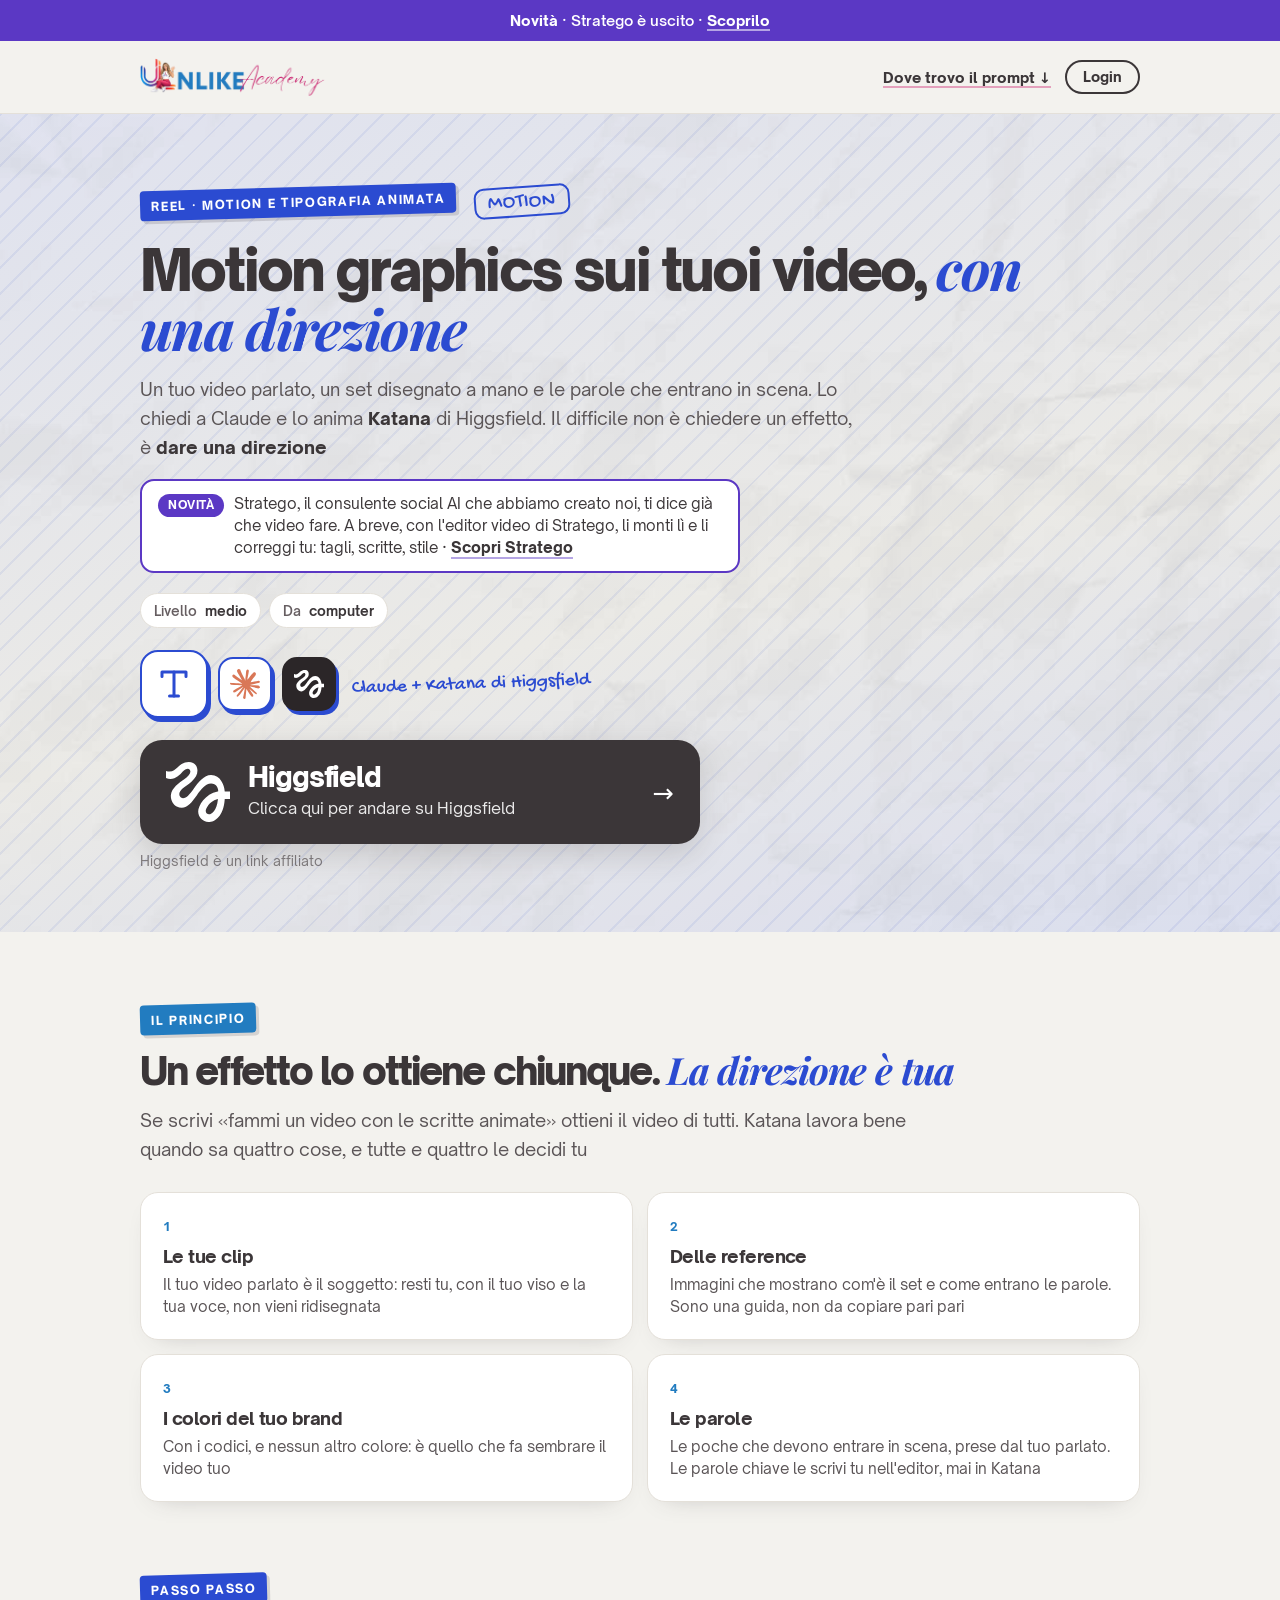
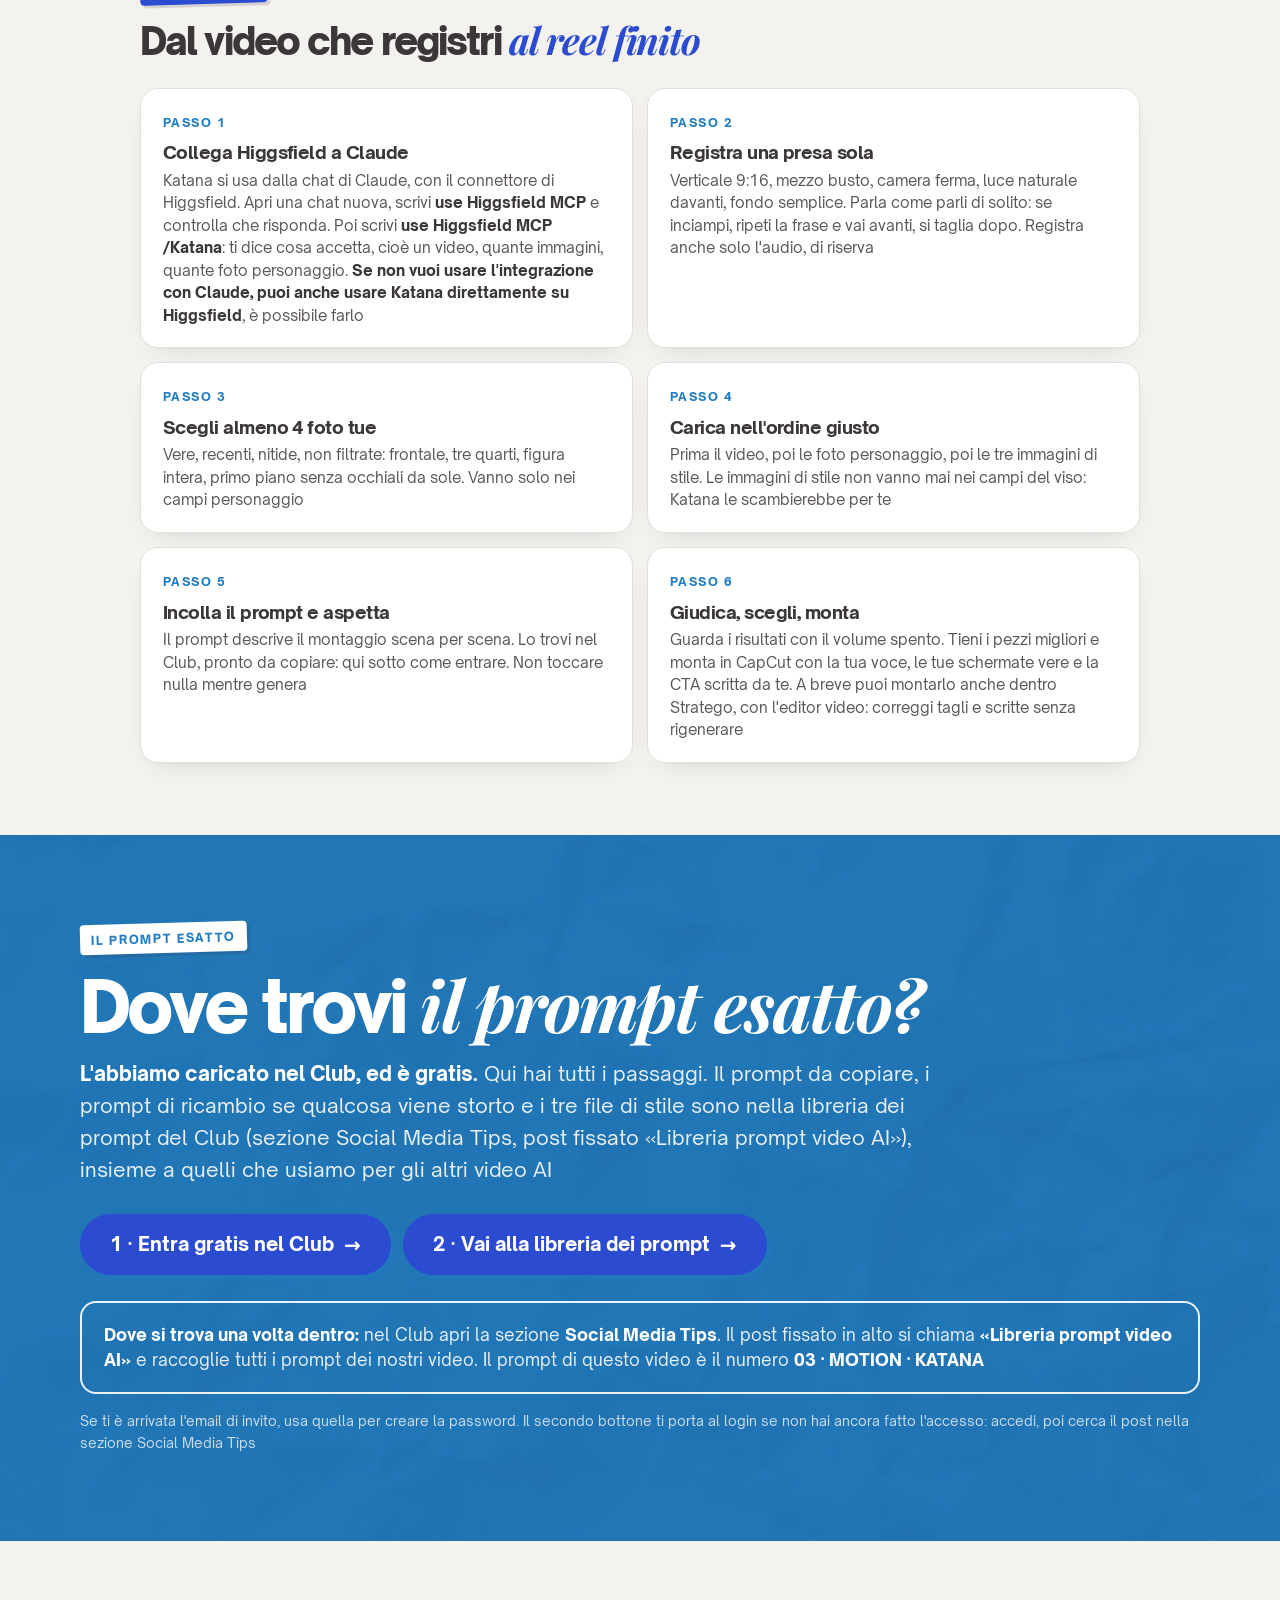
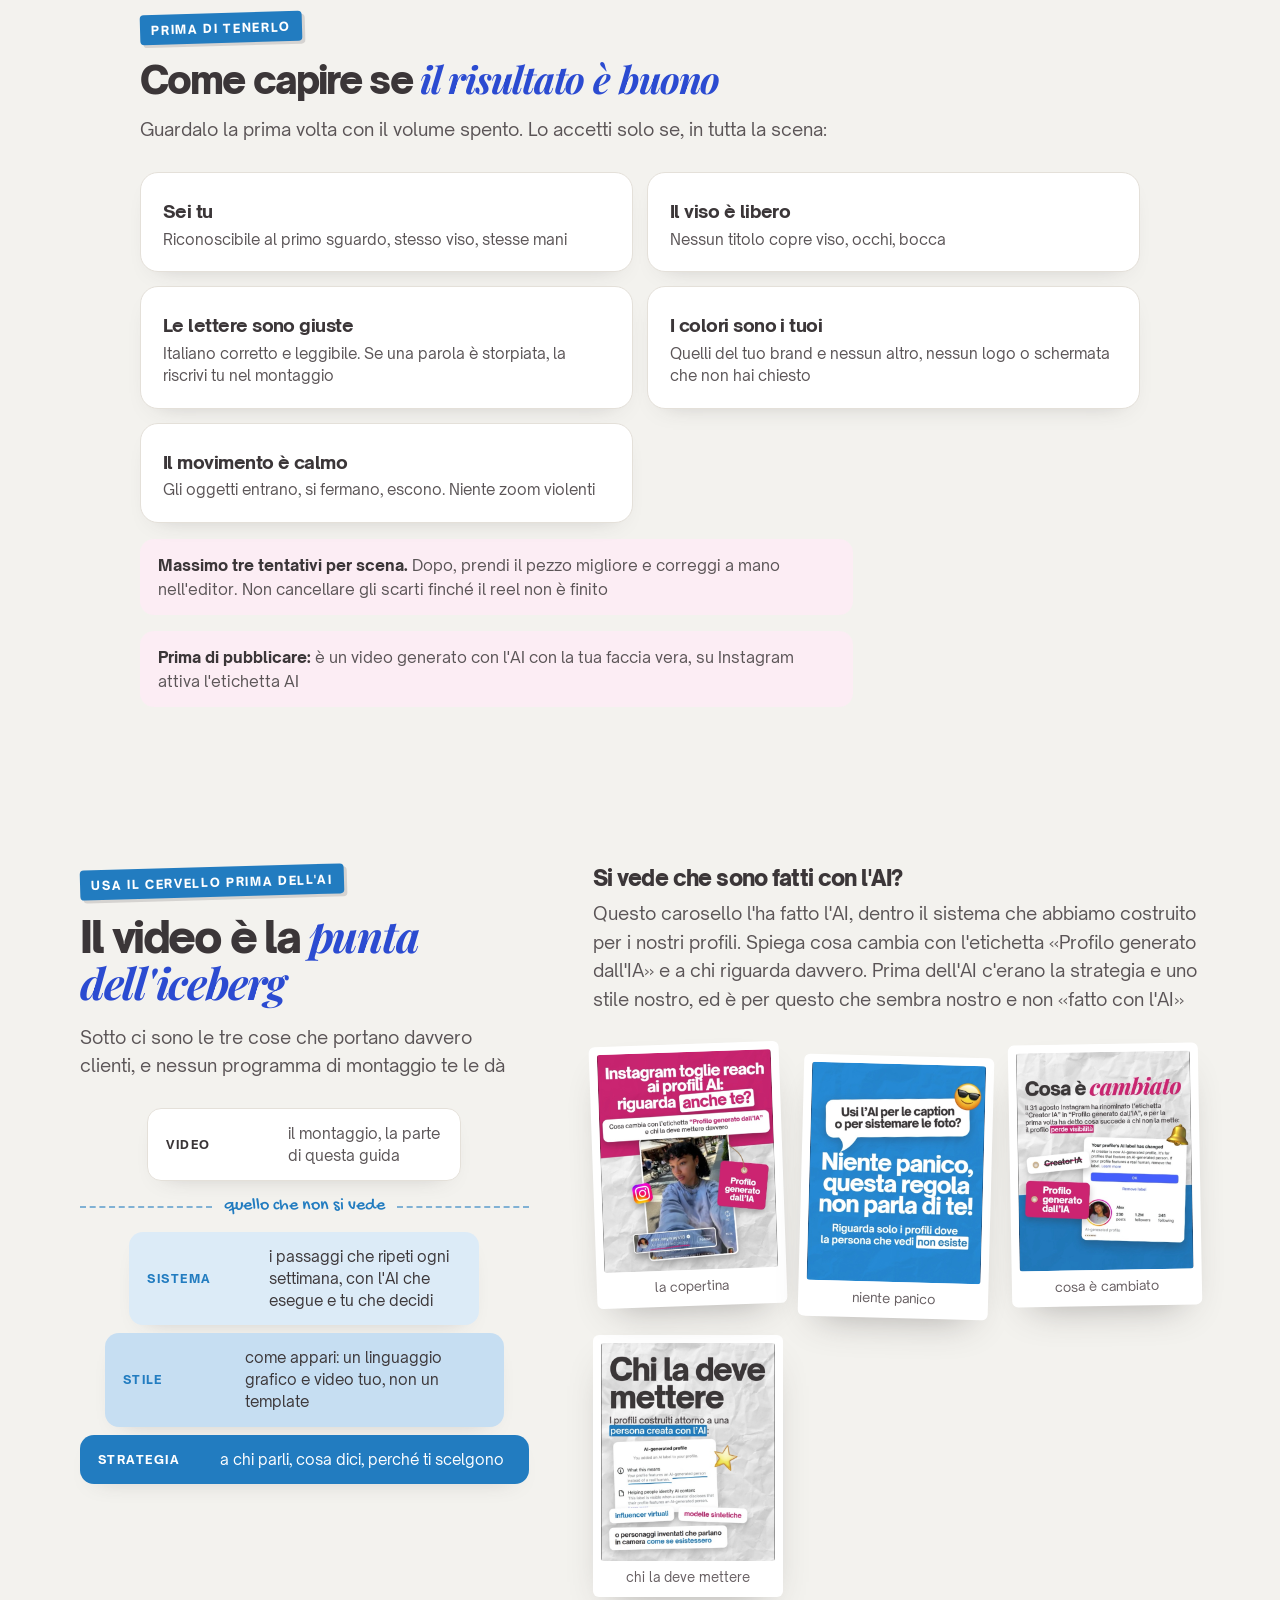
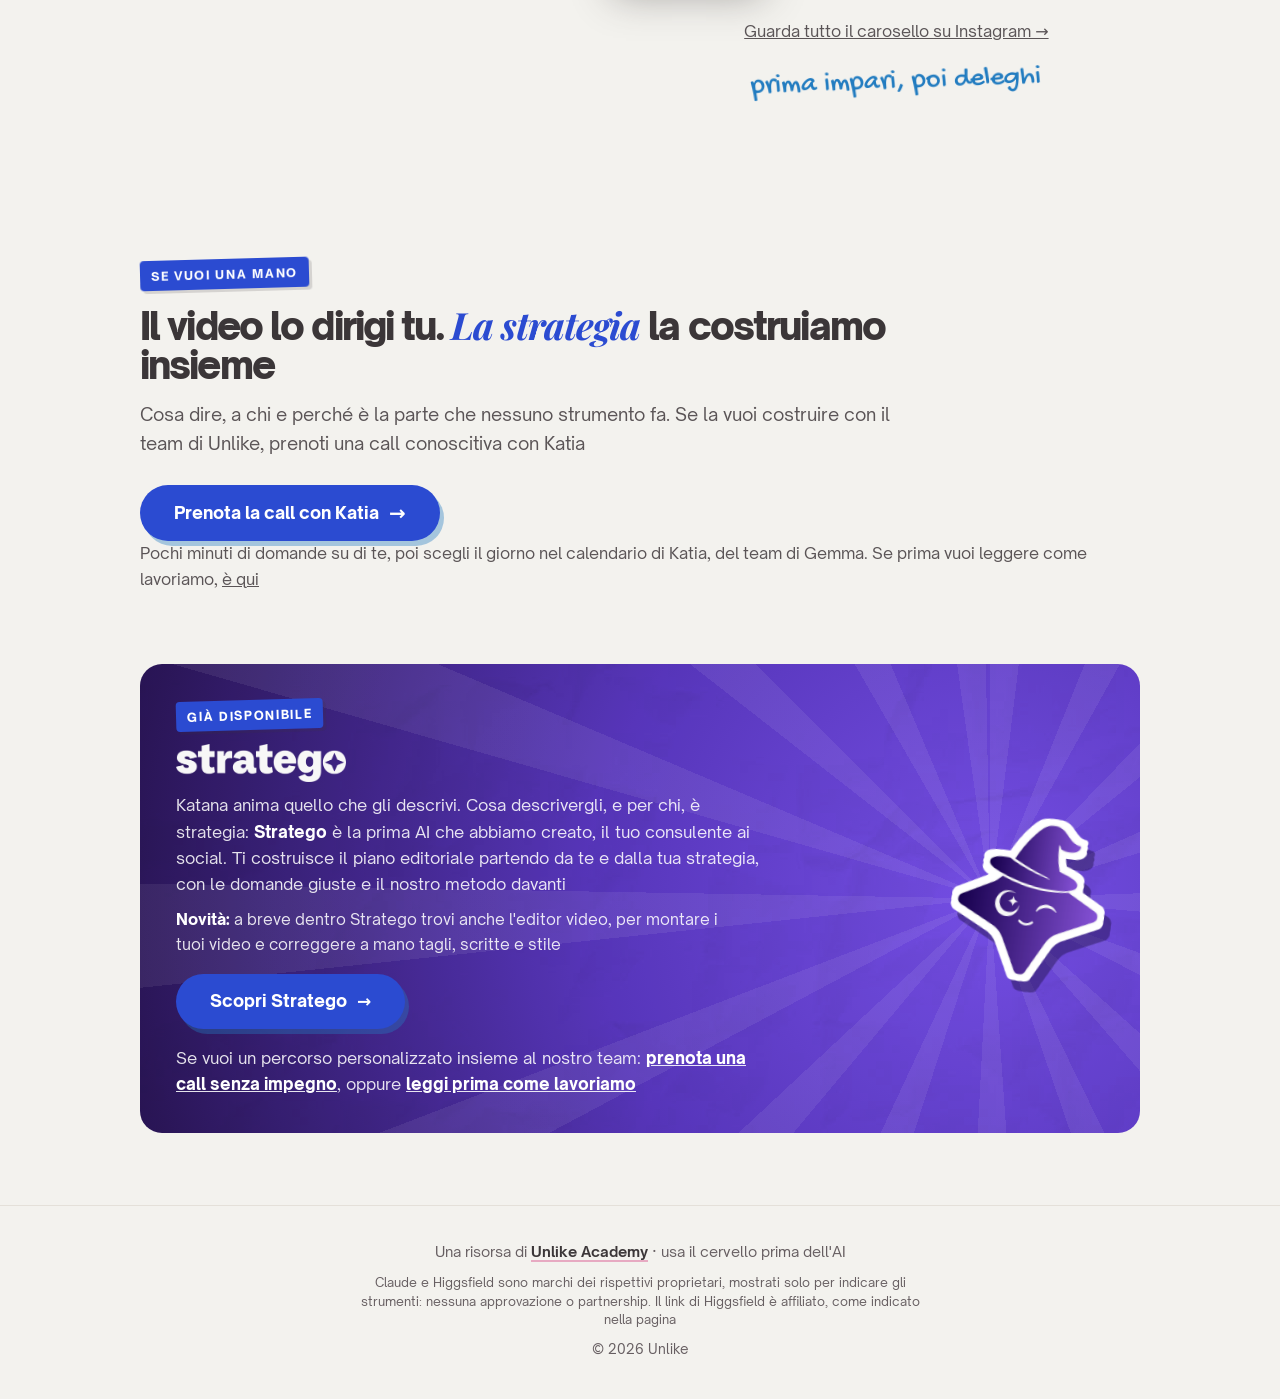
<file: index.html>
<!doctype html>
<html lang="it">
<head>
<meta charset="utf-8">
<meta name="viewport" content="width=device-width, initial-scale=1">
<meta name="robots" content="noindex">
<title>Motion e tipografia animata con Claude e Katana · Unlike Academy</title>
<meta name="description" content="Un tuo video parlato, un set disegnato a mano e le parole che entrano in scena. Lo chiedi a Claude, lo anima Katana di Higgsfield. Il passo passo, e il prompt esatto nel Club">
<link rel="canonical" href="https://motion.unlikeacademy.it/">
<meta property="og:title" content="Motion e tipografia animata con Claude e Katana">
<link rel="icon" href="assets/logo/favicon.png">
<link rel="apple-touch-icon" href="assets/logo/apple-touch-icon.png">
<link rel="preload" href="assets/fonts/open-sauce-sans-900.woff2" as="font" type="font/woff2" crossorigin>
<link rel="stylesheet" href="assets/stile.css?v=2">
<style>
.hfcard{display:flex;align-items:center;gap:18px;background:#3B3638;color:#fff;text-decoration:none;border-radius:22px;padding:20px 26px;margin:22px 0 6px;max-width:560px;box-shadow:0 10px 30px rgba(59,54,56,.18);transition:transform .15s}
.hfcard:hover{transform:translateY(-2px)}
.hfcard img{width:64px;height:64px;flex:none}
.hfcard b{color:#fff;display:block;font-weight:900;font-size:1.7rem;letter-spacing:-.04em;line-height:1}
.hfcard span{color:#fff;display:block;font-size:1rem;margin-top:6px;opacity:.9}
.hfcard i{font-style:normal;margin-left:auto;font-size:1.6rem}
.hfnota{font-size:.85rem;opacity:.75;margin:6px 0 0}
.grande{font-size:clamp(2.6rem,7vw,4.4rem)!important;line-height:1.02!important}
.btn.xl{font-size:1.2rem;padding:20px 30px}
</style>
<script src="https://academy.unlikeacademy.it/traccia.js?v=1" defer data-risorsa="motion"></script>
<style data-novita>
.novita{margin-top:18px;display:flex;gap:10px;align-items:flex-start;background:#fff;border:2px solid #5B38C4;border-radius:14px;padding:12px 16px;font-size:15px;line-height:1.45;max-width:40em;color:#3B3638;text-align:left}
.novita .tag{flex:none;background:#5B38C4;color:#fff;font-weight:800;font-size:11.5px;letter-spacing:.05em;text-transform:uppercase;border-radius:999px;padding:3px 10px;margin-top:1px}
.novita a{color:#3B3638;font-weight:800;text-decoration:none;border-bottom:2px solid rgba(91,56,196,.45);white-space:nowrap}
.limite{border:2px solid #5B38C4}
.limite p{font-size:15.5px;line-height:1.5}
.limite p+p{margin-top:8px}
.limite a{color:#3B3638;font-weight:800;text-decoration:none;border-bottom:2px solid rgba(91,56,196,.45)}
.stbanner p.nv{font-size:.97rem}
</style>
</head>
<body>

<a class="strip" data-live href="https://black.unlikeacademy.it/?utm_source=motion&amp;utm_medium=striscia&amp;utm_campaign=bf26" target="_blank" rel="noopener"><b>Live gratuita</b> giovedì 26/11 alle 19:30 · ti mostriamo Stratego dal vivo · <u>Iscriviti</u></a><script data-striscia>(function(){if(Date.now()<Date.UTC(2026,10,26,18,30))return;var s=document.querySelector('a[data-live]');if(!s)return;s.href='#stratego';s.removeAttribute('target');s.innerHTML='<b>Novità</b> · Stratego è uscito · <u>Scoprilo</u>';})()</script>
<header class="wrap stretta hd">
  <a href="index.html"><img src="assets/logo/logo.webp" alt="Unlike Academy" width="768" height="158"></a>
  <div class="dx"><a class="acc" href="#club"><b>Dove trovo il prompt &darr;</b></a><a class="login" href="https://club.unlikeacademy.it/sign_in" target="_blank" rel="noopener">Login</a></div>
</header>

<main>
<section class="hero int">
  <div class="wrap stretta">
    <div class="rigatop"><span class="kicker">Reel · motion e tipografia animata</span><span class="timbro">MOTION</span></div>
    <h1>Motion graphics sui tuoi video, <em>con una direzione</em></h1>
    <p class="lead">Un tuo video parlato, un set disegnato a mano e le parole che entrano in scena. Lo chiedi a Claude e lo anima <b>Katana</b> di Higgsfield. Il difficile non è chiedere un effetto, è <b>dare una direzione</b></p>
    <p class="novita"><span class="tag">Novità</span><span>Stratego, il consulente social AI che abbiamo creato noi, ti dice già che video fare. A breve, con l'editor video di Stratego, li monti lì e li correggi tu: tagli, scritte, stile · <a href="#stratego">Scopri Stratego</a></span></p>
    <div class="meta"><span><i>Livello</i> medio</span><span><i>Da</i> computer</span></div>
    <!-- kit --><div class="kit"><span class="kt grande"><svg class="ic" viewBox="0 0 24 24" fill="none" stroke="currentColor" stroke-width="2" stroke-linecap="round" stroke-linejoin="round" aria-hidden="true">
  <polyline points="4 7 4 4 20 4 20 7" />
  <line x1="9" x2="15" y1="20" y2="20" />
  <line x1="12" x2="12" y1="4" y2="20" />
</svg></span><span class="kt"><img src="assets/loghi/claude.svg" alt="Claude" width="30" height="30"></span><span class="kt scuro"><img src="assets/img/higgsfield-logo.svg" alt="Higgsfield" width="30" height="30"></span><span class="cap">Claude + Katana di Higgsfield</span></div><a class="hfcard" href="https://higgsfield.ai?fpr=gemma25" target="_blank" rel="noopener"><img src="assets/img/higgsfield-logo.svg" alt="" width="64" height="64"><div><b>Higgsfield</b><span>Clicca qui per andare su Higgsfield</span></div><i>&rarr;</i></a>
    <p class="hfnota">Higgsfield è un link affiliato</p>
  </div>
</section>

<section class="int-sec">
  <div class="wrap stretta">
    <span class="eyebrow">Il principio</span>
    <h2>Un effetto lo ottiene chiunque. <em>La direzione è tua</em></h2>
    <p class="lead">Se scrivi «fammi un video con le scritte animate» ottieni il video di tutti. Katana lavora bene quando sa quattro cose, e tutte e quattro le decidi tu</p>
    <div class="parts">
      <div class="part"><span class="no">1</span><h3>Le tue clip</h3><p>Il tuo video parlato è il soggetto: resti tu, con il tuo viso e la tua voce, non vieni ridisegnata</p></div>
      <div class="part"><span class="no">2</span><h3>Delle reference</h3><p>Immagini che mostrano com'è il set e come entrano le parole. Sono una guida, non da copiare pari pari</p></div>
      <div class="part"><span class="no">3</span><h3>I colori del tuo brand</h3><p>Con i codici, e nessun altro colore: è quello che fa sembrare il video tuo</p></div>
      <div class="part"><span class="no">4</span><h3>Le parole</h3><p>Le poche che devono entrare in scena, prese dal tuo parlato. Le parole chiave le scrivi tu nell'editor, mai in Katana</p></div>
    </div>
  </div>
</section>

<section class="int-sec">
  <div class="wrap stretta">
    <span class="eyebrow rosa">Passo passo</span>
    <h2>Dal video che registri <em>al reel finito</em></h2>
    <div class="parts">
      <div class="part"><span class="no">Passo 1</span><h3>Collega Higgsfield a Claude</h3><p>Katana si usa dalla chat di Claude, con il connettore di Higgsfield. Apri una chat nuova, scrivi <b>use Higgsfield MCP</b> e controlla che risponda. Poi scrivi <b>use Higgsfield MCP /Katana</b>: ti dice cosa accetta, cioè un video, quante immagini, quante foto personaggio. <b>Se non vuoi usare l'integrazione con Claude, puoi anche usare Katana direttamente su Higgsfield</b>, è possibile farlo</p></div>
      <div class="part"><span class="no">Passo 2</span><h3>Registra una presa sola</h3><p>Verticale 9:16, mezzo busto, camera ferma, luce naturale davanti, fondo semplice. Parla come parli di solito: se inciampi, ripeti la frase e vai avanti, si taglia dopo. Registra anche solo l'audio, di riserva</p></div>
      <div class="part"><span class="no">Passo 3</span><h3>Scegli almeno 4 foto tue</h3><p>Vere, recenti, nitide, non filtrate: frontale, tre quarti, figura intera, primo piano senza occhiali da sole. Vanno solo nei campi personaggio</p></div>
      <div class="part"><span class="no">Passo 4</span><h3>Carica nell'ordine giusto</h3><p>Prima il video, poi le foto personaggio, poi le tre immagini di stile. Le immagini di stile non vanno mai nei campi del viso: Katana le scambierebbe per te</p></div>
      <div class="part"><span class="no">Passo 5</span><h3>Incolla il prompt e aspetta</h3><p>Il prompt descrive il montaggio scena per scena. Lo trovi nel Club, pronto da copiare: qui sotto come entrare. Non toccare nulla mentre genera</p></div>
      <div class="part"><span class="no">Passo 6</span><h3>Giudica, scegli, monta</h3><p>Guarda i risultati con il volume spento. Tieni i pezzi migliori e monta in CapCut con la tua voce, le tue schermate vere e la CTA scritta da te. A breve puoi montarlo anche dentro Stratego, con l'editor video: correggi tagli e scritte senza rigenerare</p></div>
    </div>
  </div>
</section>

<section class="sec blu-sec" id="club">
  <div class="wrap">
    <span class="eyebrow chiaro">Il prompt esatto</span>
    <h2 class="sh grande">Dove trovi <em>il prompt esatto?</em></h2>
    <p class="lead" style="font-size:1.25rem"><b>L'abbiamo caricato nel Club, ed è gratis.</b> Qui hai tutti i passaggi. Il prompt da copiare, i prompt di ricambio se qualcosa viene storto e i tre file di stile sono nella libreria dei prompt del Club (sezione Social Media Tips, post fissato «Libreria prompt video AI»), insieme a quelli che usiamo per gli altri video AI</p>
    <div class="btns">
      <a class="btn xl" href="https://entra.unlikeacademy.it/?utm_source=motion&amp;utm_medium=pagina&amp;utm_campaign=motion" target="_blank" rel="noopener">1 · Entra gratis nel Club <span class="ar">&rarr;</span></a>
      <a class="btn xl" href="https://club.unlikeacademy.it/c/contenuti-e-strategia/il-prompt-del-video-bullet-time-la-cartella-dove-li-mettiamo-tutti" target="_blank" rel="noopener">2 · Vai alla libreria dei prompt <span class="ar">&rarr;</span></a>
    </div>
    <div class="dovee" style="margin-top:1.6rem;padding:1.2rem 1.4rem;border:2px solid currentColor;border-radius:16px;font-size:1.05rem;line-height:1.5">
      <b>Dove si trova una volta dentro:</b> nel Club apri la sezione <b>Social Media Tips</b>. Il post fissato in alto si chiama <b>«Libreria prompt video AI»</b> e raccoglie tutti i prompt dei nostri video. Il prompt di questo video è il numero <b>03 · MOTION · KATANA</b>
    </div>
    <p style="font-size:.85rem;opacity:.85;margin-top:1rem">Se ti è arrivata l'email di invito, usa quella per creare la password. Il secondo bottone ti porta al login se non hai ancora fatto l'accesso: accedi, poi cerca il post nella sezione Social Media Tips</p>
  </div>
</section>

<section class="int-sec">
  <div class="wrap stretta">
    <span class="eyebrow">Prima di tenerlo</span>
    <h2>Come capire se <em>il risultato è buono</em></h2>
    <p class="lead">Guardalo la prima volta con il volume spento. Lo accetti solo se, in tutta la scena:</p>
    <div class="parts">
      <div class="part"><h3>Sei tu</h3><p>Riconoscibile al primo sguardo, stesso viso, stesse mani</p></div>
      <div class="part"><h3>Il viso è libero</h3><p>Nessun titolo copre viso, occhi, bocca</p></div>
      <div class="part"><h3>Le lettere sono giuste</h3><p>Italiano corretto e leggibile. Se una parola è storpiata, la riscrivi tu nel montaggio</p></div>
      <div class="part"><h3>I colori sono i tuoi</h3><p>Quelli del tuo brand e nessun altro, nessun logo o schermata che non hai chiesto</p></div>
      <div class="part"><h3>Il movimento è calmo</h3><p>Gli oggetti entrano, si fermano, escono. Niente zoom violenti</p></div>
    </div>
    <div class="note"><b>Massimo tre tentativi per scena.</b> Dopo, prendi il pezzo migliore e correggi a mano nell'editor. Non cancellare gli scarti finché il reel non è finito</div>
    <div class="note"><b>Prima di pubblicare:</b> è un video generato con l'AI con la tua faccia vera, su Instagram attiva l'etichetta AI</div>
  </div>
</section>

<section class="sec">
  <div class="wrap split">
    <div class="sticky">
      <span class="eyebrow">Usa il cervello prima dell'AI</span>
      <h2 class="sh">Il video è la <em>punta dell'iceberg</em></h2>
      <p class="lead">Sotto ci sono le tre cose che portano davvero clienti, e nessun programma di montaggio te le dà</p>
      <ol class="iceberg">
        <li class="punta"><b>Video</b><span>il montaggio, la parte di questa guida</span></li>
        <li class="acqua"><span>quello che non si vede</span></li>
        <li class="sotto1"><b>Sistema</b><span>i passaggi che ripeti ogni settimana, con l'AI che esegue e tu che decidi</span></li>
        <li class="sotto2"><b>Stile</b><span>come appari: un linguaggio grafico e video tuo, non un template</span></li>
        <li class="sotto3"><b>Strategia</b><span>a chi parli, cosa dici, perché ti scelgono</span></li>
      </ol>
    </div>
    <div>
      <h3 class="sm" style="font-weight:900;font-size:1.35rem;letter-spacing:-.04em">Si vede che sono fatti con l'AI?</h3>
      <p class="lead" style="margin-top:10px">Questo carosello l'ha fatto l'AI, dentro il sistema che abbiamo costruito per i nostri profili. Spiega cosa cambia con l'etichetta «Profilo generato dall'IA» e a chi riguarda davvero. Prima dell'AI c'erano la strategia e uno stile nostro, ed è per questo che sembra nostro e non «fatto con l'AI»</p>
      <div class="prove"><figure><a href="https://www.instagram.com/p/DebfY2DjKI2/" target="_blank" rel="noopener"><img src="assets/img/carosello-profilo-ia-1.jpg" alt="Carosello Unlike Academy, slide 1 di 4: Instagram, profili AI e etichetta" width="560" height="700" loading="lazy"></a><figcaption>la copertina</figcaption></figure><figure><a href="https://www.instagram.com/p/DebfY2DjKI2/" target="_blank" rel="noopener"><img src="assets/img/carosello-profilo-ia-2.jpg" alt="Carosello Unlike Academy, slide 2 di 4: Instagram, profili AI e etichetta" width="560" height="700" loading="lazy"></a><figcaption>niente panico</figcaption></figure><figure><a href="https://www.instagram.com/p/DebfY2DjKI2/" target="_blank" rel="noopener"><img src="assets/img/carosello-profilo-ia-3.jpg" alt="Carosello Unlike Academy, slide 3 di 4: Instagram, profili AI e etichetta" width="560" height="700" loading="lazy"></a><figcaption>cosa è cambiato</figcaption></figure><figure><a href="https://www.instagram.com/p/DebfY2DjKI2/" target="_blank" rel="noopener"><img src="assets/img/carosello-profilo-ia-4.jpg" alt="Carosello Unlike Academy, slide 4 di 4: Instagram, profili AI e etichetta" width="560" height="700" loading="lazy"></a><figcaption>chi la deve mettere</figcaption></figure></div>
      <p class="sotto"><a href="https://www.instagram.com/p/DebfY2DjKI2/" target="_blank" rel="noopener">Guarda tutto il carosello su Instagram &rarr;</a></p>
      <p class="sotto"><span class="mano blu">prima impari, poi deleghi</span></p>
    </div>
  </div>
</section>

<section class="int-sec">
  <div class="wrap stretta">
    <span class="eyebrow rosa">Se vuoi una mano</span>
    <h2>Il video lo dirigi tu. <em>La strategia</em> la costruiamo insieme</h2>
    <p class="lead">Cosa dire, a chi e perché è la parte che nessuno strumento fa. Se la vuoi costruire con il team di Unlike, prenoti una call conoscitiva con Katia</p>
    <div class="btns"><a class="btn" href="https://mentoring.unlikeacademy.it/?utm_source=motion&amp;utm_medium=prenota&amp;utm_campaign=motion#prenota" target="_blank" rel="noopener">Prenota la call con Katia <span class="ar">&rarr;</span></a></div>
    <p class="micro">Pochi minuti di domande su di te, poi scegli il giorno nel calendario di Katia, del team di Gemma. Se prima vuoi leggere come lavoriamo, <a href="https://mentoring.unlikeacademy.it/?utm_source=motion&amp;utm_medium=sezione&amp;utm_campaign=motion" target="_blank" rel="noopener">è qui</a></p>
  </div>
</section>

<section id="stratego" class="int-sec"><div class="wrap stretta">
  <div class="stbanner">
    <div>
      <span class="eyebrow">Già disponibile</span>
      <img class="wm" src="assets/stratego/stratego-wordmark-bianco.png" alt="Stratego" width="800" height="179">
      <p>Katana anima quello che gli descrivi. Cosa descrivergli, e per chi, è strategia: <b>Stratego</b> è la prima AI che abbiamo creato, il tuo consulente ai social. Ti costruisce il piano editoriale partendo da te e dalla tua strategia, con le domande giuste e il nostro metodo davanti</p>
      <p class="nv"><b>Novità:</b> a breve dentro Stratego trovi anche l'editor video, per montare i tuoi video e correggere a mano tagli, scritte e stile</p>
      <a class="btn" href="https://stratego.social/?utm_source=motion&amp;utm_medium=banner&amp;utm_campaign=motion" target="_blank" rel="noopener">Scopri Stratego <span>&rarr;</span></a>
      <p style="margin-top:1rem">Se vuoi un percorso personalizzato insieme al nostro team: <a href="https://mentoring.unlikeacademy.it/?utm_source=motion&amp;utm_medium=banner-stratego&amp;utm_campaign=motion#prenota" target="_blank" rel="noopener"><b>prenota una call senza impegno</b></a>, oppure <a href="https://mentoring.unlikeacademy.it/?utm_source=motion&amp;utm_medium=banner-stratego-pagina&amp;utm_campaign=motion" target="_blank" rel="noopener"><b>leggi prima come lavoriamo</b></a></p>
    </div>
    <img class="mago" src="assets/stratego/mascotte.png" alt="" width="390" height="420" loading="lazy">
  </div>
</div></section>
</main>

<footer><div class="wrap">
  <p>Una risorsa di <a href="https://entra.unlikeacademy.it/?utm_source=motion&amp;utm_medium=footer&amp;utm_campaign=motion">Unlike Academy</a> · usa il cervello prima dell'AI</p>
  <p class="marchi">Claude e Higgsfield sono marchi dei rispettivi proprietari, mostrati solo per indicare gli strumenti: nessuna approvazione o partnership. Il link di Higgsfield è affiliato, come indicato nella pagina</p><p>© 2026 Unlike</p>
</div></footer>

<script src="assets/pagina.js?v=1"></script>
<script src="assets/accesso-tiktok.js?v=2" data-risorsa="motion" data-endpoint="https://assets.mailerlite.com/jsonp/2697895/forms/202772750838793718/subscribe"></script>
</body>
</html>
</file>
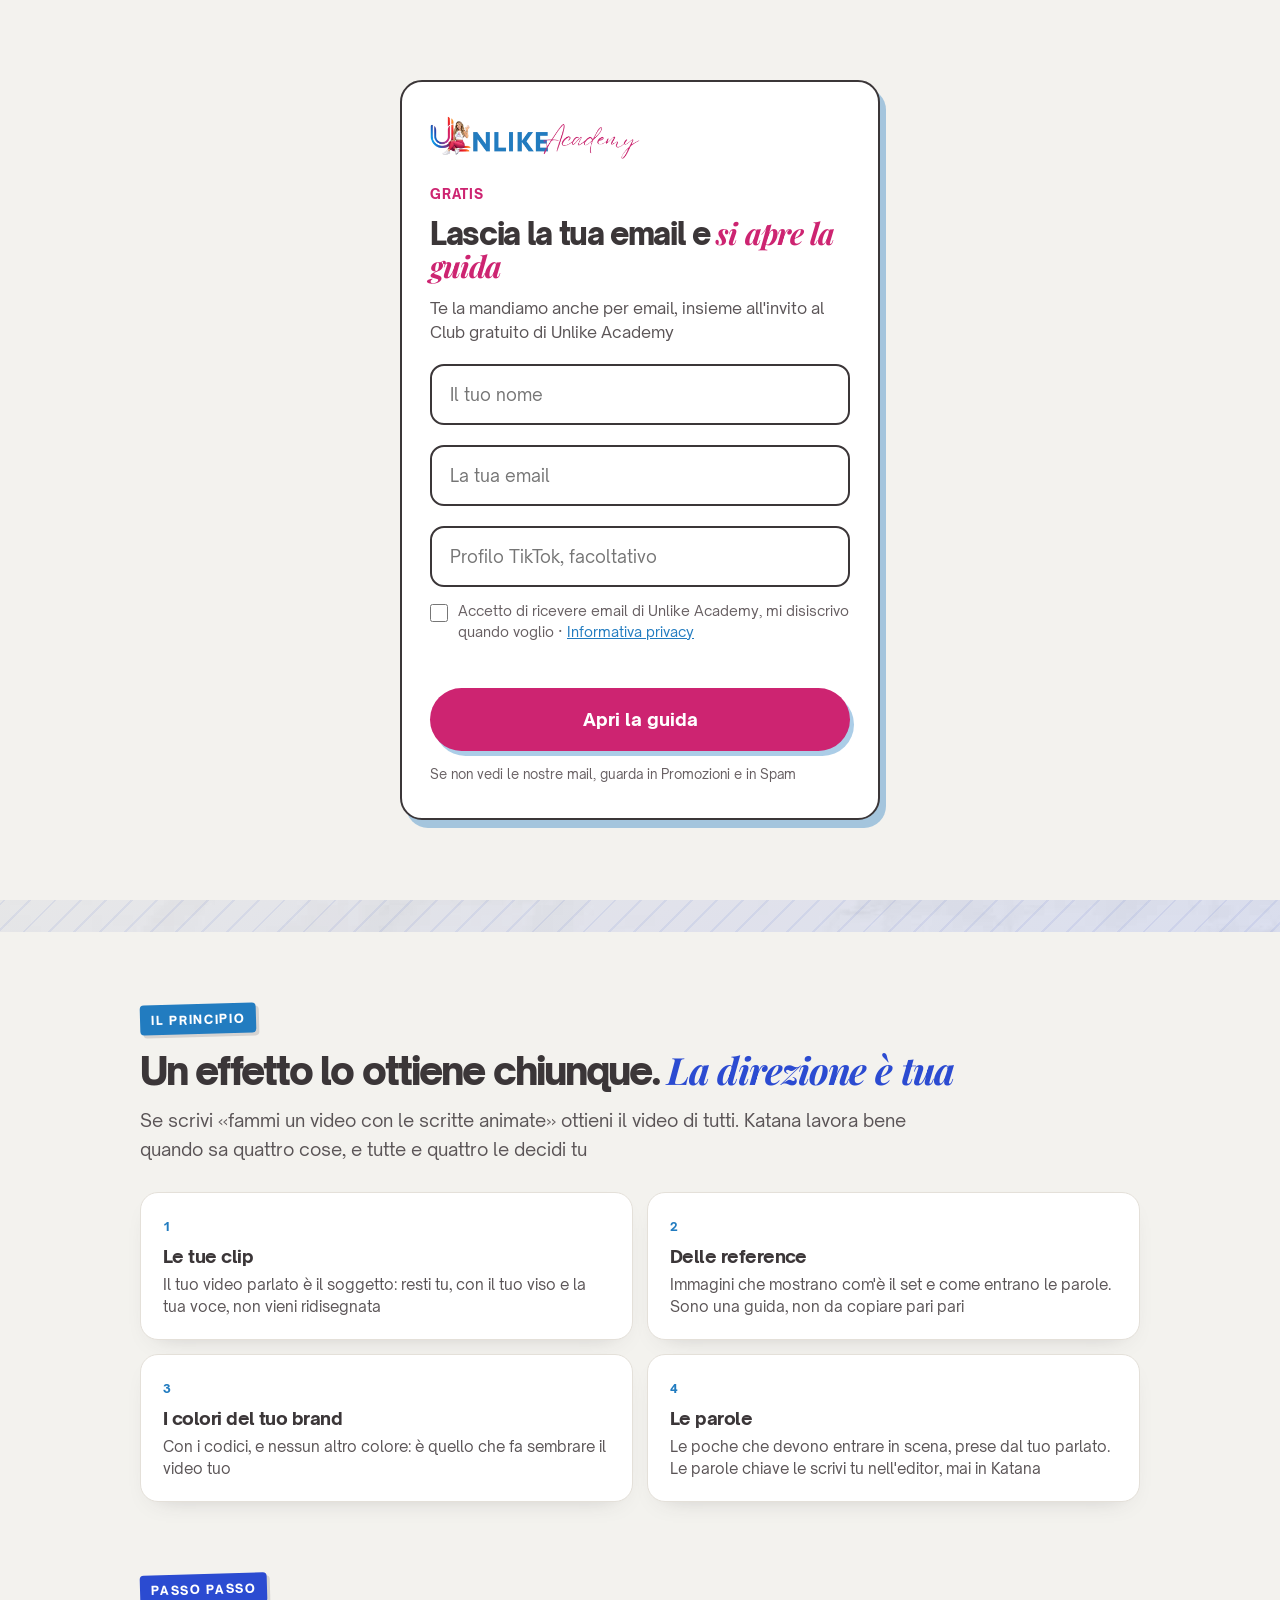
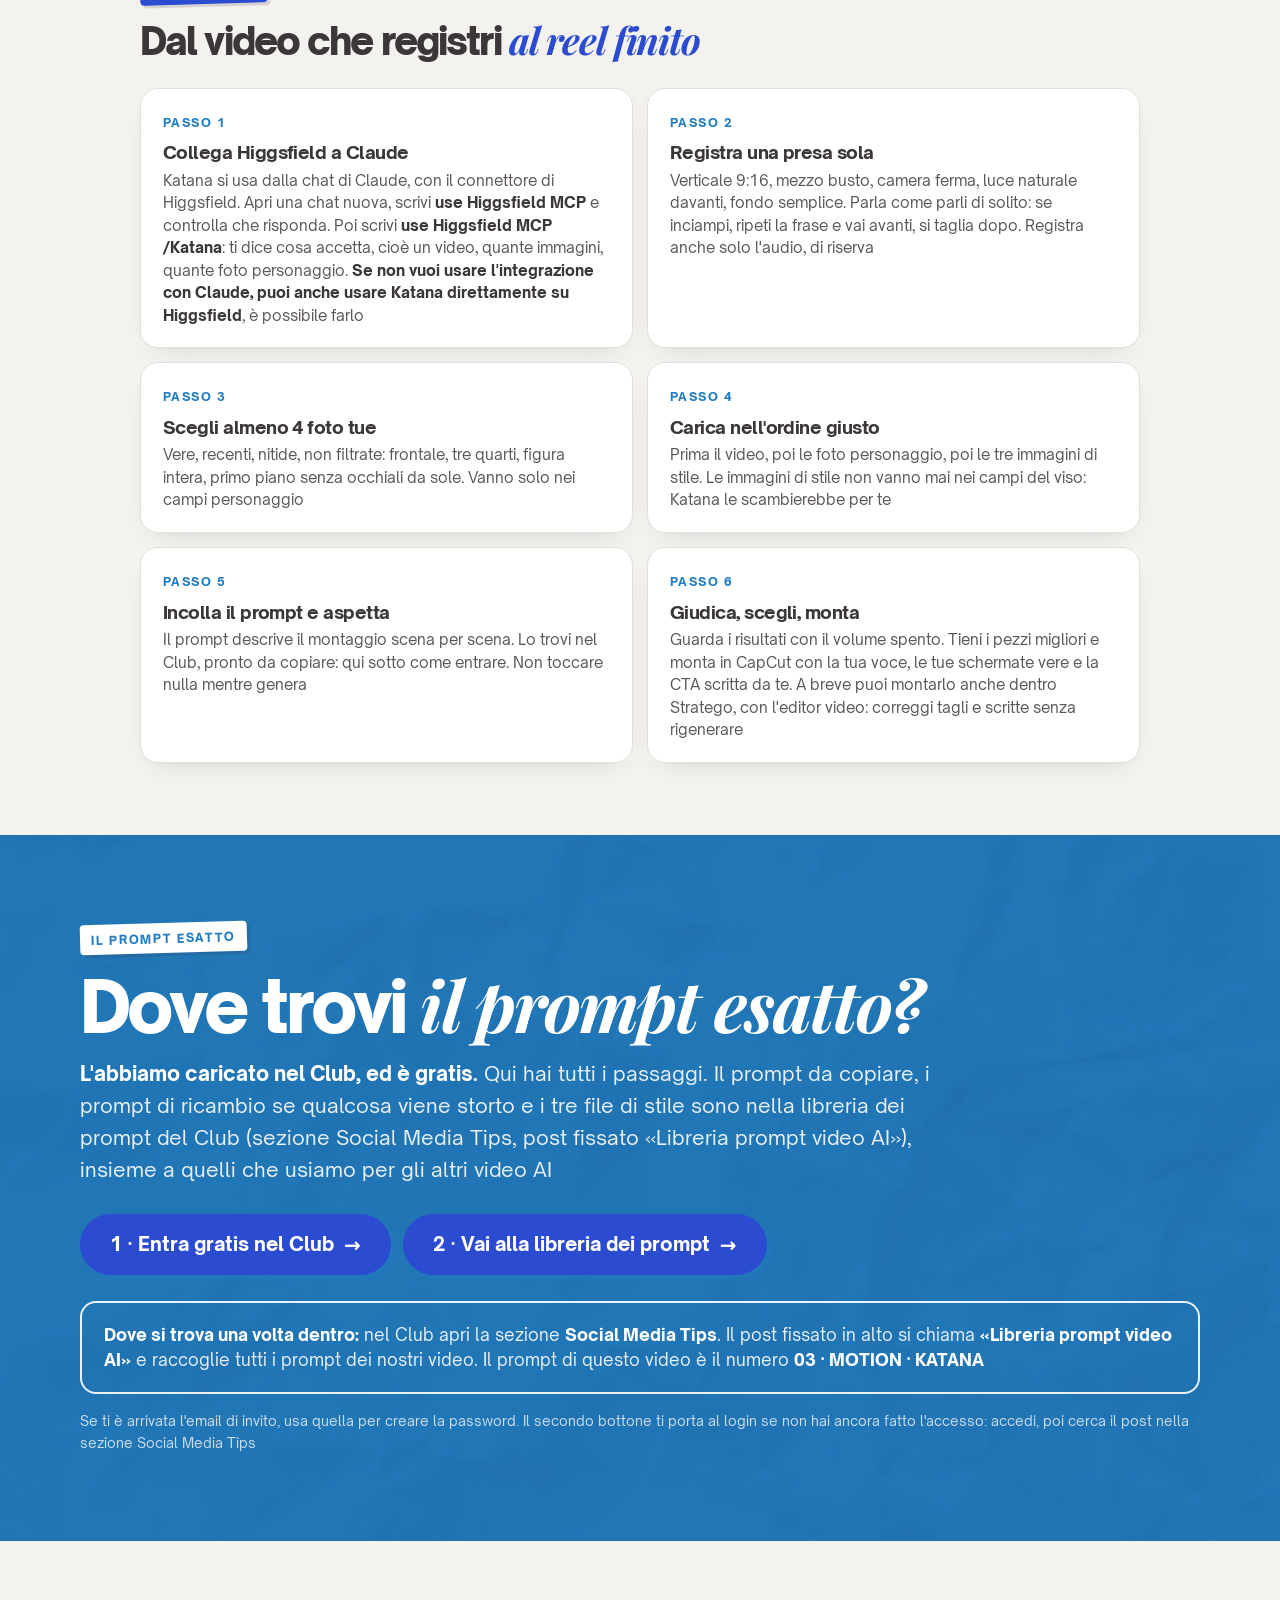
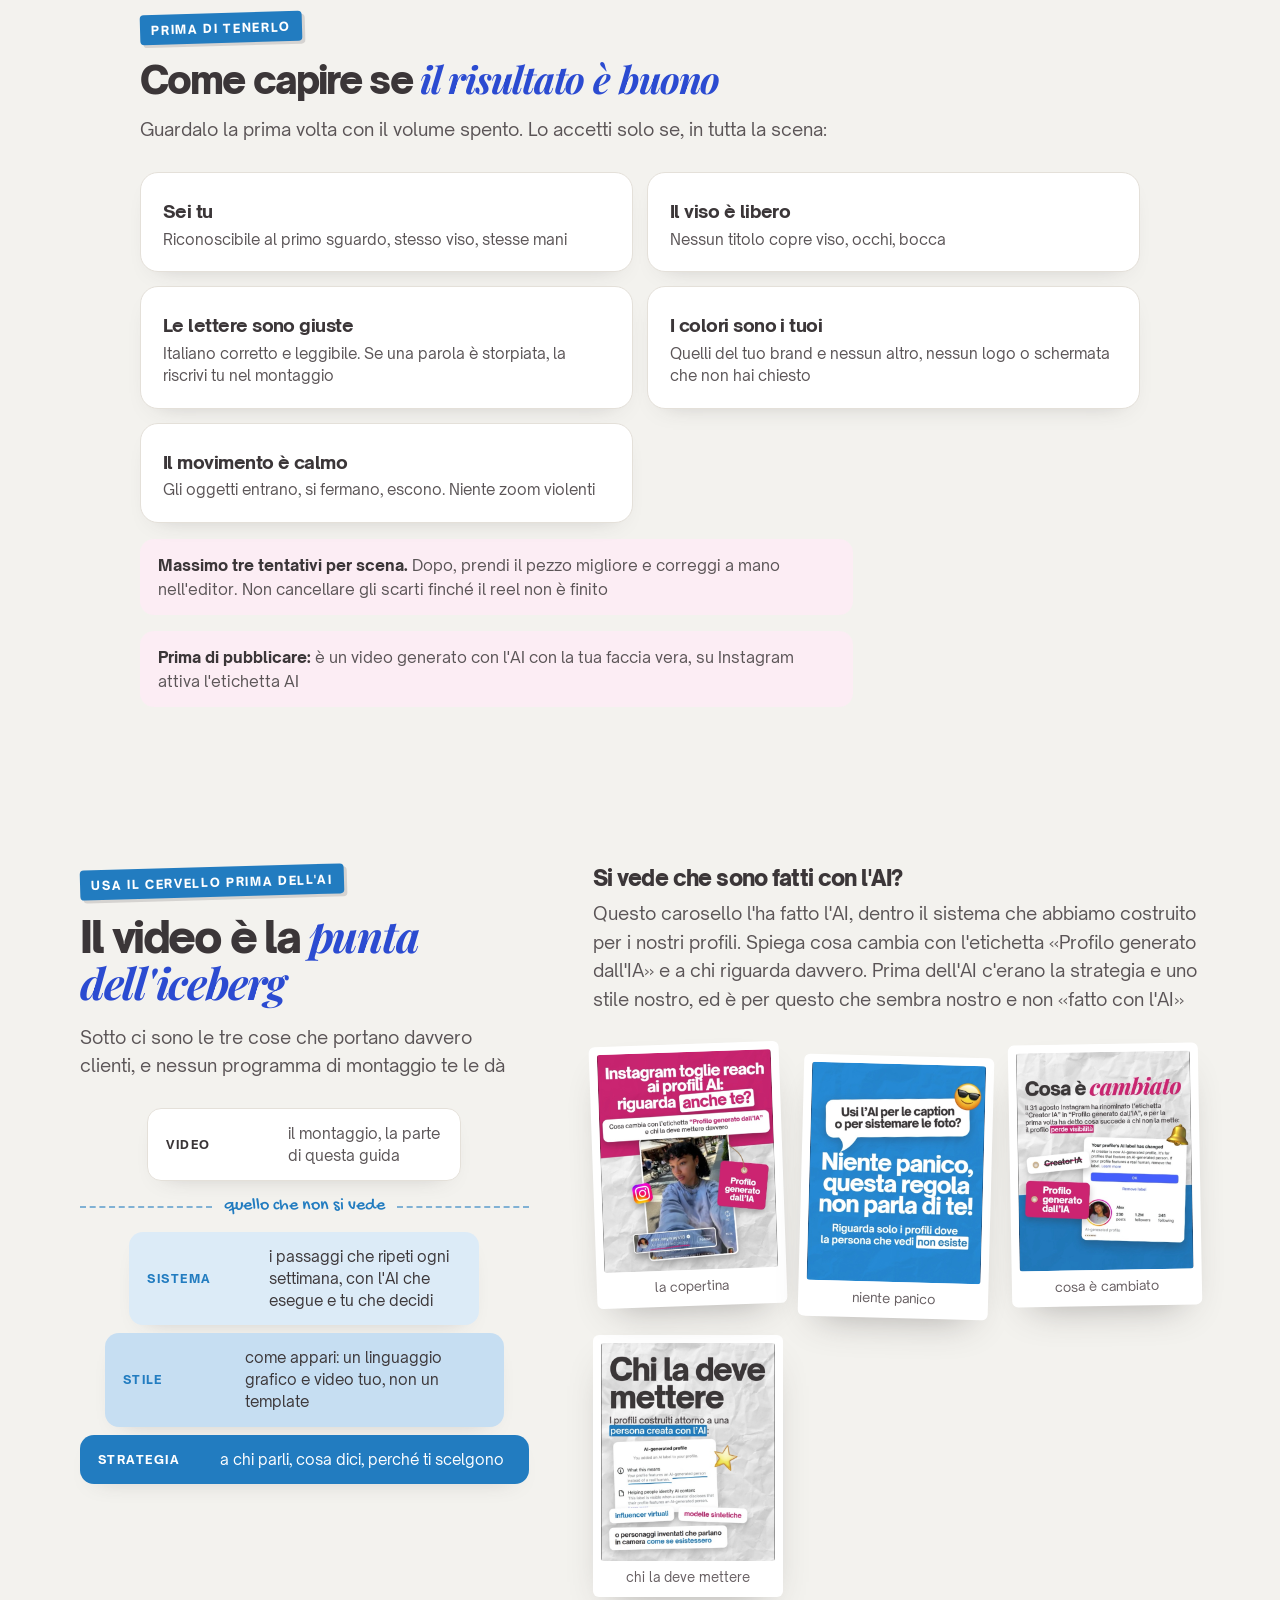
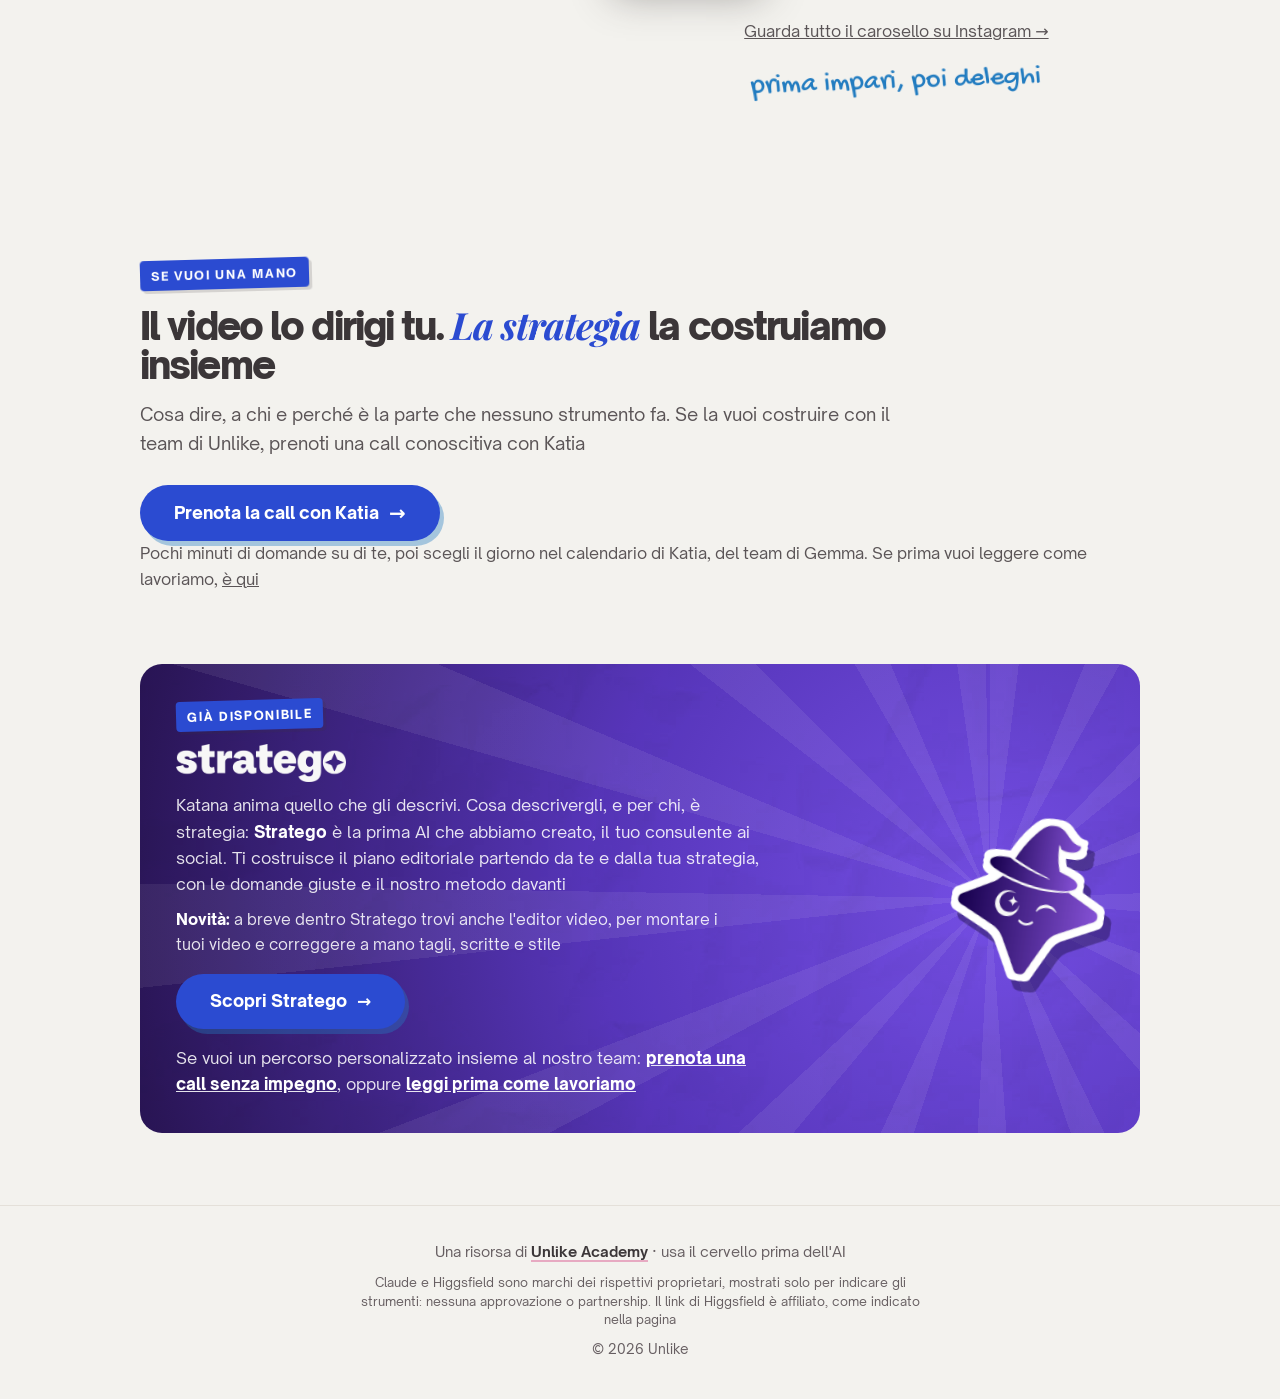
<file: tiktok/index.html>
<!doctype html>
<html lang="it">
<head>
<meta charset="utf-8">
<meta name="viewport" content="width=device-width, initial-scale=1">
<meta name="robots" content="noindex">
<title>Motion e tipografia animata con Claude e Katana · Unlike Academy</title>
<link rel="canonical" href="https://motion.unlikeacademy.it/">
<meta http-equiv="refresh" content="0;url=../?utm_source=tiktok&amp;utm_medium=commento&amp;utm_campaign=motion">
<script>location.replace('../?utm_source=tiktok&utm_medium=commento&utm_campaign=motion'+location.hash)</script>
<style>body{font-family:system-ui,sans-serif;background:#F3F2EE;color:#3B3638;display:flex;min-height:100vh;align-items:center;justify-content:center;margin:0}a{color:#2B4BD1;font-weight:700}</style>
<script src="https://academy.unlikeacademy.it/traccia.js?v=1" defer data-risorsa="motion"></script>
</head>
<body>
<p><a href="../?utm_source=tiktok&amp;utm_medium=commento&amp;utm_campaign=motion">Apri la guida</a></p>
</body>
</html>
</file>
<file: assets/stile.css>
/* montaggio.unlikeacademy.it · sistema visivo Unlike (ottobre 2026), stessa base di aigratis */
@font-face{font-family:'Open Sauce Sans';src:url(fonts/open-sauce-sans-400.woff2) format('woff2');font-weight:400;font-display:swap}
@font-face{font-family:'Open Sauce Sans';src:url(fonts/open-sauce-sans-600.woff2) format('woff2');font-weight:600;font-display:swap}
@font-face{font-family:'Open Sauce Sans';src:url(fonts/open-sauce-sans-700.woff2) format('woff2');font-weight:700;font-display:swap}
@font-face{font-family:'Open Sauce Sans';src:url(fonts/open-sauce-sans-800.woff2) format('woff2');font-weight:800;font-display:swap}
@font-face{font-family:'Open Sauce Sans';src:url(fonts/open-sauce-sans-900.woff2) format('woff2');font-weight:900;font-display:swap}
@font-face{font-family:'Playfair Display';src:url(fonts/playfair-display-italic-base.woff2) format('woff2');font-weight:400 900;font-style:italic;font-display:swap}
@font-face{font-family:'Gochi Hand';src:url(fonts/gochi-hand-400.woff2) format('woff2');font-weight:400;font-display:swap}

:root{
  --fucsia:#CD2471;--blu:#227CC0;--viola:#5B38C4;--viola-scuro:#2A1557;
  --ink:#3B3638;--body:#5A5456;--gray:#665E61;--line:#E4E0D9;--carta:#F3F2EE;--rosa-bg:#FCEDF4;--azzurro:#EBF3FA;
  --serif:'Playfair Display',Georgia,serif;--mano:'Gochi Hand',cursive;
  --mono:ui-monospace,SFMono-Regular,Menlo,Consolas,monospace;
  --ombra:0 18px 38px -20px rgba(59,54,56,.42);
  --ombra-card:0 10px 24px -18px rgba(59,54,56,.35)
}
*{margin:0;padding:0;box-sizing:border-box}
html{-webkit-text-size-adjust:100%;scroll-behavior:smooth}
body{font-family:'Open Sauce Sans',system-ui,sans-serif;color:var(--body);background:var(--carta);line-height:1.6;-webkit-font-smoothing:antialiased;overflow-x:hidden}
img{max-width:100%;height:auto;display:block}
a{color:inherit}
b,strong{color:var(--ink);font-weight:800}
.wrap{width:min(1120px,92vw);margin-inline:auto}
.wrap.stretta{width:min(1000px,92vw)}
h1,h2,h3{color:var(--ink);letter-spacing:-.045em;line-height:1.04}
h1,h2{isolation:isolate}
h1 em,h2 em{font-family:var(--serif);font-style:italic;font-weight:700;letter-spacing:-.03em;color:var(--fucsia)}
mark{position:relative;background:none;color:#fff;padding:0 .1em;white-space:nowrap}
mark::before{content:'';position:absolute;inset:.06em 0 -.02em;background:var(--fucsia);border-radius:.05em;z-index:-1}
mark.blu::before{background:var(--blu)}
.k{color:var(--fucsia);font-weight:800}
.s{color:var(--ink);font-weight:800;background:linear-gradient(transparent 82%,rgba(34,124,192,.45) 82%,rgba(34,124,192,.45) 94%,transparent 94%)}
.nw{white-space:nowrap}
code{font-family:var(--mono);font-size:.9em;background:#fff;border:1.5px solid var(--line);border-radius:6px;padding:1px 6px;color:var(--ink);word-break:break-word}

/* etichette e bottoni */
.eyebrow,.kicker{display:inline-block;font-weight:800;font-size:12px;line-height:1.25;letter-spacing:.14em;text-transform:uppercase;color:#fff;background:var(--blu);padding:8px 11px 7px;border-radius:4px;rotate:-1.6deg;box-shadow:3px 3px 0 rgba(59,54,56,.16)}
.eyebrow.rosa,.kicker{background:var(--fucsia)}
.btn{display:inline-flex;align-items:center;justify-content:center;gap:10px;font-family:inherit;font-weight:800;font-size:17px;line-height:1.1;text-decoration:none;border:0;border-radius:100px;padding:18px 34px;cursor:pointer;transition:transform .2s,box-shadow .2s;text-align:center;background:var(--fucsia);color:#fff;box-shadow:4px 5px 0 rgba(34,124,192,.38)}
.btn:hover{transform:translate(-1px,-2px);box-shadow:5px 7px 0 rgba(34,124,192,.38)}
.btn:focus-visible,a:focus-visible,summary:focus-visible,button:focus-visible,input:focus-visible{outline:3px solid var(--blu);outline-offset:3px}
.btn-linea{background:transparent;color:var(--ink);box-shadow:inset 0 0 0 2px var(--ink)}
.btn-linea:hover{box-shadow:inset 0 0 0 2px var(--ink)}
.btn .ar{font-size:20px;line-height:1;transition:transform .2s}
.btn:hover .ar{transform:translateX(3px)}
.btns{display:flex;flex-wrap:wrap;gap:12px;margin-top:28px}

/* striscia Stratego e testata */
.strip{display:block;background:var(--viola);color:#fff;text-decoration:none;font-size:14.5px;font-weight:600;text-align:center;padding:9px 16px}
.strip b{color:#fff;font-weight:800}
.strip u{text-decoration:none;border-bottom:2px solid rgba(255,255,255,.55);font-weight:800;white-space:nowrap}
.strip:hover u{border-bottom-color:#fff}
.hd{display:flex;align-items:center;justify-content:space-between;gap:16px;height:72px}
.hd img{height:38px;width:auto}
.hd .acc{font-size:14.5px;color:var(--gray);text-decoration:none;white-space:nowrap}
.hd .acc b{color:var(--ink);font-weight:800;border-bottom:2px solid rgba(205,36,113,.4);margin-left:2px}
.hd .acc:hover b{border-bottom-color:var(--fucsia)}

/* apertura */
.hero{background:url(texture/grana-leggera.jpg) center/cover,linear-gradient(rgba(34,124,192,.11) 1px,transparent 1px) 0 0/44px 44px,linear-gradient(90deg,rgba(34,124,192,.11) 1px,transparent 1px) 0 0/44px 44px,linear-gradient(165deg,#EBF3FA 0%,#F4F8FC 55%,#FCEDF4 100%);background-blend-mode:multiply,normal,normal,normal;border-top:1px solid var(--line)}
.hero .wrap.due{display:grid;grid-template-columns:1.02fr .98fr;gap:clamp(32px,5vw,64px);align-items:center;padding-block:clamp(40px,6vw,76px)}
.hero h1{font-weight:900;font-size:clamp(2.2rem,5.1vw,3.8rem);line-height:1.04;letter-spacing:-.05em;margin-top:22px}
.hero .sub{font-size:clamp(1.02rem,1.5vw,1.14rem);margin-top:18px;max-width:31em}
.hero.int{padding:clamp(40px,6vw,72px) 0 clamp(40px,5vw,60px)}
.hero.int h1{font-size:clamp(2.1rem,5vw,3.5rem);max-width:16em}
.lead{font-size:clamp(1.02rem,1.5vw,1.12rem);margin-top:16px;max-width:40em}
.lead+.lead{margin-top:12px}
.meta{display:flex;flex-wrap:wrap;gap:8px;margin-top:20px}
.meta span{font-size:13.5px;font-weight:700;color:var(--ink);background:#fff;border:1.5px solid var(--line);border-radius:100px;padding:6px 13px}
.meta span i{font-style:normal;color:var(--gray);font-weight:600;margin-right:4px}

.visual{position:relative;padding:96px 16px 34px 0}
.frame{border-radius:14px;overflow:hidden;background:#fff;box-shadow:var(--ombra),0 0 0 1.5px rgba(59,54,56,.1);rotate:1.2deg}
.bar{display:flex;gap:6px;align-items:center;padding:10px 14px;background:#E9E7E1;border-bottom:1px solid rgba(59,54,56,.08)}
.bar i{width:9px;height:9px;border-radius:50%;background:rgba(59,54,56,.22);display:block}
.bar span{margin-left:8px;font-size:11.5px;font-weight:700;color:var(--gray);letter-spacing:.02em}
.chat{padding:18px 18px 56px;display:grid;gap:10px}
.chat .lbl{justify-self:start;font-size:11px;font-weight:800;letter-spacing:.12em;text-transform:uppercase;color:var(--gray)}
.chat .lbl.si{color:var(--blu);margin-top:6px}
.msg{max-width:88%;font-size:14.5px;line-height:1.45;padding:10px 14px;border-radius:14px}
.msg.tu{justify-self:end;background:#F0EEE9;color:var(--ink);border-bottom-right-radius:4px}
.msg.ai{justify-self:start;background:#fff;border:1.5px solid var(--line);color:var(--body);border-bottom-left-radius:4px}
.msg.no{color:#9A9395;text-decoration:line-through;text-decoration-color:var(--fucsia);text-decoration-thickness:2px}
.msg.ok{border-color:rgba(34,124,192,.35)}
.polaroid{position:absolute;right:-6px;top:-6px;width:112px;background:#fff;padding:7px 7px 28px;border-radius:5px;rotate:6deg;box-shadow:var(--ombra);z-index:2}
.polaroid img{aspect-ratio:1/1;object-fit:cover;object-position:50% 12%;border-radius:3px}
.polaroid span{position:absolute;left:0;right:0;bottom:4px;text-align:center;font-family:var(--mano);font-size:1.1rem;color:var(--ink);line-height:1}
.polaroid::before{content:'';position:absolute;top:-17px;left:50%;width:34px;height:34px;margin-left:-17px;background:url(deco/puntina.png) center/contain no-repeat}
.sticker{position:absolute;left:-12px;bottom:0;z-index:2;background:var(--fucsia);color:#fff;border-radius:12px;padding:12px 18px 11px;rotate:-4deg;box-shadow:4px 5px 0 rgba(34,124,192,.38);line-height:1.15}
.sticker b{display:block;color:#fff;font-weight:900;font-size:1.4rem;letter-spacing:-.04em}
.sticker small{display:block;font-weight:600;font-size:.8rem;opacity:.95;margin-top:2px}

/* sezioni */
.sec{padding:clamp(52px,7vw,88px) 0}
.sec.zero-top{padding-top:0}
.sh{font-weight:900;font-size:clamp(1.75rem,3.8vw,2.7rem);letter-spacing:-.05em;line-height:1.04;margin-top:16px}
.sh:first-child{margin-top:0}
.sec h2.sm{font-size:clamp(1.55rem,3.2vw,2.2rem)}
.split{display:grid;grid-template-columns:.85fr 1.15fr;gap:clamp(28px,5vw,64px);align-items:start}
.split .sticky{position:sticky;top:24px}
.mano{font-family:var(--mano);font-weight:400;color:var(--fucsia);font-size:clamp(1.35rem,2.6vw,1.75rem);line-height:1.15;letter-spacing:0;rotate:-2deg;display:inline-block}
.mano.blu{color:var(--blu)}

/* la cosa scomoda */
.punto{background:#fff;border:1.5px solid var(--line);border-radius:18px;padding:clamp(22px,3vw,30px);box-shadow:var(--ombra-card)}
.punto p{font-size:1.05rem}
.punto p+p{margin-top:12px}
.punto .firma{display:flex;gap:14px;align-items:center;margin-top:20px;padding-top:18px;border-top:1.5px dashed var(--line)}
.punto .firma img{width:54px;height:54px;border-radius:50%;object-fit:cover;object-position:50% 12%;flex:none}
.punto .firma span{font-size:14.5px;line-height:1.4}
.punto .firma span b{display:block}
.sotto{margin-top:22px;text-align:center}

/* le tre strade */
.fascia{background:url(texture/grana-leggera.jpg) center/cover,linear-gradient(172deg,#FCEDF4 0%,#F5EEF6 50%,#EBF3FA 100%);background-blend-mode:multiply,normal;border-block:1px solid var(--line)}
.strade{list-style:none;display:grid;grid-template-columns:repeat(3,1fr);gap:16px;margin-top:32px}
.strada{background:#fff;border:1.5px solid var(--line);border-radius:18px;padding:22px 22px 20px;box-shadow:var(--ombra-card);display:flex;flex-direction:column}
.strada .top{display:flex;align-items:center;gap:12px}
.strada .n{flex:none;width:42px;height:42px;border-radius:50%;background:var(--blu);color:#fff;font-weight:900;font-size:1.2rem;display:flex;align-items:center;justify-content:center;box-shadow:3px 4px 0 rgba(205,36,113,.28)}
.strada:nth-child(2) .n{background:var(--fucsia);box-shadow:3px 4px 0 rgba(34,124,192,.3)}
.strada:nth-child(3) .n{background:var(--ink)}
.strada .chi{font-size:12px;font-weight:800;letter-spacing:.12em;text-transform:uppercase;color:var(--gray);line-height:1.3}
.strada .tag{align-self:flex-start;margin-top:14px;font-size:12px;font-weight:800;letter-spacing:.06em;color:#fff;background:var(--fucsia);border-radius:100px;padding:5px 11px 4px;line-height:1.3}
.strada .tag.blu{background:var(--blu)}
.strada .tag.scuro{background:var(--ink)}
.strada h3{font-weight:900;font-size:1.32rem;letter-spacing:-.04em;margin-top:12px;line-height:1.12}
.strada>p{font-size:15.5px;margin-top:8px;line-height:1.5}
.strada dl{margin-top:14px;padding-top:12px;border-top:1.5px dashed var(--line);display:grid;gap:8px}
.strada dt{font-size:11.5px;font-weight:800;letter-spacing:.12em;text-transform:uppercase;color:var(--blu)}
.strada dt.no{color:var(--fucsia)}
.strada dd{font-size:14.5px;line-height:1.45;margin-top:-4px}
.strada a.go{margin-top:auto;padding-top:16px;font-size:15px;font-weight:800;color:var(--fucsia);text-decoration:none}
.strada a.go:hover{text-decoration:underline;text-underline-offset:3px}
.regola{margin-top:22px;background:#fff;border:2px dashed rgba(59,54,56,.22);border-radius:18px;padding:clamp(20px,3vw,28px);display:grid;grid-template-columns:auto 1fr;gap:clamp(18px,3vw,36px);align-items:start}
.regola h3{font-weight:900;font-size:1.25rem;letter-spacing:-.04em;max-width:9em}
.regola ul{list-style:none;display:grid;gap:10px}
.regola li{font-size:15.5px;line-height:1.45;padding-left:22px;position:relative}
.regola li::before{content:'';position:absolute;left:0;top:7px;width:10px;height:10px;border-radius:3px;background:var(--fucsia);rotate:45deg}
.regola li b{color:var(--ink)}
.regola .piede{grid-column:1/-1;font-size:15px;padding-top:12px;border-top:1.5px dashed var(--line)}
.regola .piede a{color:var(--ink);font-weight:800;text-decoration:none;border-bottom:2px solid rgba(205,36,113,.4)}

/* la scheda del video */
.scheda{display:grid;grid-template-columns:1fr 1fr;gap:clamp(24px,4vw,48px);align-items:start;margin-top:32px}
.righe{list-style:none;display:grid;gap:12px}
.righe li{background:#fff;border:1.5px solid var(--line);border-radius:16px;padding:16px 18px;box-shadow:var(--ombra-card);display:grid;grid-template-columns:40px 1fr;gap:14px;align-items:start}
.righe .n{width:40px;height:40px;border-radius:12px;background:var(--azzurro);color:var(--blu);font-weight:900;font-size:1.1rem;display:flex;align-items:center;justify-content:center}
.righe h3{font-weight:800;font-size:1.08rem;letter-spacing:-.03em;line-height:1.2}
.righe p{font-size:14.5px;line-height:1.45;margin-top:4px}
.prima-dopo{background:#fff;border:1.5px solid var(--line);border-radius:18px;padding:20px 22px;box-shadow:var(--ombra-card)}
.prima-dopo .lbl{font-size:11px;font-weight:800;letter-spacing:.12em;text-transform:uppercase;color:var(--gray)}
.prima-dopo .lbl.si{color:var(--blu);display:block;margin-top:16px}
.prima-dopo .bad{color:#9A9395;text-decoration:line-through;text-decoration-color:var(--fucsia);text-decoration-thickness:2px;margin-top:6px;font-size:16.5px}
.prima-dopo .good{font-weight:600;font-size:16px;color:var(--ink);margin-top:6px;line-height:1.5}
.prima-dopo .good u{text-decoration:none;background:var(--azzurro);border-radius:4px;padding:0 1px}

/* prompt da copiare */
details.prompt{background:#fff;border:1.5px solid var(--line);border-radius:18px;margin-top:16px;overflow:hidden;box-shadow:var(--ombra-card)}
details.prompt>summary{list-style:none;cursor:pointer;display:flex;align-items:center;gap:12px;padding:17px 20px;font-weight:800;font-size:1.04rem;letter-spacing:-.02em;color:var(--ink);line-height:1.3}
details.prompt>summary::before{content:'Prompt';flex:none;font-size:11px;font-weight:800;letter-spacing:.12em;text-transform:uppercase;color:var(--blu);background:var(--azzurro);border-radius:6px;padding:5px 8px 4px}
details.prompt.schema>summary::before{content:'Scheda';color:var(--fucsia);background:var(--rosa-bg)}
details.prompt>summary::-webkit-details-marker{display:none}
details.prompt .chev{margin-left:auto;flex:none;width:10px;height:10px;border-right:2px solid var(--fucsia);border-bottom:2px solid var(--fucsia);transform:rotate(45deg);transition:transform .2s}
details.prompt[open] .chev{transform:rotate(225deg)}
details.prompt .uso{margin:0 18px;font-size:15px;background:var(--rosa-bg);border-radius:12px;padding:12px 14px;line-height:1.5}
.pact{display:flex;justify-content:flex-end;padding:12px 18px 0}
.copy{font-family:inherit;font-weight:800;font-size:14px;color:#fff;background:var(--fucsia);border:0;border-radius:100px;padding:10px 18px;cursor:pointer;box-shadow:3px 4px 0 rgba(34,124,192,.35)}
.copy.done{background:var(--blu);box-shadow:none}
pre{margin:12px 18px 18px;padding:16px;background:var(--carta);border:1.5px solid var(--line);border-radius:12px;font-family:var(--mono);font-size:13px;line-height:1.62;white-space:pre-wrap;word-break:break-word;color:var(--ink);max-height:440px;overflow-y:auto}

/* trappole (sezione scura) */
.scura{background:url(texture/grana-leggera.jpg) center/cover,#544B4D;background-blend-mode:multiply,normal;color:rgba(255,255,255,.82)}
.scura .sh{color:#fff}
.scura .sh em{color:#F7A8CB}
.scura .lead{color:rgba(255,255,255,.78)}
.trappole{list-style:none;display:grid;grid-template-columns:repeat(2,1fr);gap:16px;margin-top:32px}
.trappole li{background:rgba(255,255,255,.07);border:1.5px solid rgba(255,255,255,.16);border-radius:18px;padding:22px}
.trappole li b{display:block;font-family:var(--serif);font-style:italic;font-weight:700;font-size:2.2rem;line-height:1;color:#F7A8CB}
.trappole li h3{color:#fff;font-weight:800;font-size:1.18rem;margin-top:12px;letter-spacing:-.03em}
.trappole li p{font-size:15px;margin-top:6px;line-height:1.5}
.radice{margin-top:30px;background:var(--fucsia);color:#fff;border-radius:18px;padding:clamp(20px,3vw,28px);box-shadow:5px 6px 0 rgba(34,124,192,.45)}
.radice h3{color:#fff;font-weight:900;font-size:1.3rem;letter-spacing:-.04em}
.radice p{margin-top:8px;font-size:1.02rem;color:#fff;max-width:46em}
.radice p b{color:#fff}

/* fiducia (sezione blu) */
.blu-sec{background:url(texture/grana-leggera.jpg) center/cover,#227CC0;background-blend-mode:multiply,normal;color:rgba(255,255,255,.9)}
.blu-sec .sh,.blu-sec h3{color:#fff}
.blu-sec .sh em{color:#fff}
.blu-sec .lead{color:rgba(255,255,255,.9);max-width:44em}
.blu-sec .lead b{color:#fff}
.eyebrow.chiaro{background:#fff;color:var(--blu)}
.fiducia{display:grid;grid-template-columns:1.1fr .9fr;gap:clamp(24px,4vw,48px);margin-top:32px;align-items:start}
.fiducia>*{min-width:0}
.fiducia h3{font-weight:900;font-size:1.25rem;letter-spacing:-.04em}
.segnali{list-style:none;display:grid;gap:10px;margin-top:14px}
.segnali li{background:#fff;border-radius:14px;padding:14px 16px;display:grid;grid-template-columns:118px 1fr;gap:12px;align-items:start;font-size:15px;line-height:1.45;box-shadow:4px 5px 0 rgba(20,40,80,.25)}
.segnali li b{color:var(--fucsia);font-weight:900;letter-spacing:-.02em}
.segnali li span{color:var(--ink)}
.blu-sec .dati{margin-top:14px}
.blu-sec .dato{border:0;box-shadow:4px 5px 0 rgba(20,40,80,.25)}
.blu-sec .dato p{color:var(--ink)}
.blu-sec .dato small{color:var(--gray)}
.blu-sec .dato:nth-child(2) b{color:var(--fucsia)}
.radice.chiara{background:#fff;color:var(--ink);box-shadow:5px 6px 0 rgba(205,36,113,.55)}
.radice.chiara h3{color:var(--ink)}
.radice.chiara p{color:var(--body)}
.radice.chiara p b{color:var(--ink)}
.radice.chiara a{color:var(--fucsia);font-weight:800;text-decoration:none;border-bottom:2px solid rgba(205,36,113,.4)}

/* iceberg e dati */
.iceberg{list-style:none;display:grid;gap:8px;justify-items:center;margin-top:28px}
.iceberg li{width:100%;border-radius:14px;padding:14px 18px;display:grid;grid-template-columns:110px 1fr;gap:12px;align-items:center;box-shadow:var(--ombra-card)}
.iceberg li b{font-size:12px;font-weight:800;letter-spacing:.12em;text-transform:uppercase}
.iceberg li span{font-size:15px;line-height:1.45}
.iceberg .punta{width:70%;background:#fff;border:1.5px solid var(--line)}
.iceberg .punta b{color:var(--ink)}
.iceberg .acqua{width:100%;box-shadow:none;padding:4px 0;display:flex;align-items:center;gap:12px;border-radius:0}
.iceberg .acqua::before,.iceberg .acqua::after{content:'';flex:1;border-top:2px dashed rgba(34,124,192,.55)}
.iceberg .acqua span{font-family:var(--mano);font-size:1.15rem;color:var(--blu);white-space:nowrap}
.iceberg .sotto1{width:78%;background:#DCEBF7}
.iceberg .sotto2{width:89%;background:#C6DEF2}
.iceberg .sotto3{width:100%;background:var(--blu);color:#fff}
.iceberg .sotto1 b,.iceberg .sotto2 b{color:var(--blu)}
.iceberg .sotto1 span,.iceberg .sotto2 span{color:var(--ink)}
.iceberg .sotto3 b,.iceberg .sotto3 span{color:#fff}
.dati{display:grid;gap:12px;margin-top:28px}
.dato{background:#fff;border:1.5px solid var(--line);border-radius:16px;padding:16px 18px;box-shadow:var(--ombra-card);display:grid;grid-template-columns:auto 1fr;gap:16px;align-items:center}
.dato b{font-weight:900;font-size:clamp(1.9rem,3.6vw,2.5rem);letter-spacing:-.05em;color:var(--fucsia);line-height:1;white-space:nowrap}
.dato:nth-child(2) b{color:var(--blu)}
.dato p{font-size:15px;line-height:1.45}
.dato small{display:block;font-size:12.5px;color:var(--gray);margin-top:4px;line-height:1.4}
.messaggio{margin-top:16px;font-size:1.05rem;color:var(--ink);font-weight:700;line-height:1.45}
.prove{display:grid;grid-template-columns:repeat(3,1fr);gap:18px;margin-top:30px;align-items:start}
.prove figure{background:#fff;padding:8px 8px 10px;border-radius:6px;box-shadow:var(--ombra)}
.prove figure:nth-child(1){rotate:-2deg}
.prove figure:nth-child(2){rotate:1.5deg;margin-top:12px}
.prove figure:nth-child(3){rotate:-1deg}
.prove img{border-radius:3px;aspect-ratio:4/5;object-fit:cover}
.prove figcaption{font-size:13px;color:var(--gray);text-align:center;margin-top:8px;line-height:1.35}

/* Stratego */
.stratego{position:relative;overflow:hidden;color:rgba(255,255,255,.88);background:url(texture/grana-leggera.jpg) center/cover,radial-gradient(circle at 72% 46%,#7A52F0 0%,#5B38C4 42%,#2A1557 100%);background-blend-mode:multiply,normal}
.stratego::before{content:'';position:absolute;inset:0;background:repeating-conic-gradient(from 0deg at 72% 46%,rgba(255,255,255,.07) 0 7deg,transparent 7deg 22deg);pointer-events:none}
.stratego .wrap{position:relative;display:grid;grid-template-columns:1fr 1fr;gap:clamp(28px,5vw,64px);align-items:center}
.stratego .wm{width:220px;margin-top:18px}
.stratego .sh{color:#fff}
.stratego .sh em{color:#fff}
.stratego .lead{color:rgba(255,255,255,.86)}
.stratego .lead b{color:#fff}
.stratego ul{list-style:none;margin-top:18px;display:grid;gap:9px}
.stratego li{display:flex;gap:10px;font-size:15.5px;line-height:1.45}
.stratego li::before{content:'';flex:none;width:9px;height:9px;border-radius:50%;background:#F7A8CB;margin-top:7px}
.stratego .micro{font-size:14px;color:rgba(255,255,255,.7);margin-top:12px}
.sv{position:relative;padding:20px 30px 60px 0}
.sv .win{background:#fff;border-radius:16px;padding:34px 10px 10px;rotate:-4deg;box-shadow:0 0 0 7px #fff,12px 16px 0 rgba(20,8,50,.4);position:relative}
.sv .win::before{content:'';position:absolute;left:18px;top:13px;width:10px;height:10px;border-radius:50%;background:#DCD7CF;box-shadow:16px 0 0 #DCD7CF,32px 0 0 #DCD7CF}
.sv .win img{border-radius:8px}
.sv .mago{position:absolute;right:-6px;bottom:0;width:min(190px,40%);rotate:8deg;filter:drop-shadow(0 6px 0 #fff) drop-shadow(0 -6px 0 #fff) drop-shadow(6px 0 0 #fff) drop-shadow(-6px 0 0 #fff) drop-shadow(10px 12px 0 rgba(20,8,50,.4))}
.sv .sc{position:absolute;filter:brightness(0) invert(1);width:56px}

/* banner Stratego nelle pagine interne */
.stbanner{position:relative;overflow:hidden;border-radius:22px;color:rgba(255,255,255,.88);background:url(texture/grana-leggera.jpg) center/cover,radial-gradient(circle at 85% 50%,#7A52F0 0%,#5B38C4 45%,#2A1557 100%);background-blend-mode:multiply,normal;padding:clamp(24px,4vw,36px);display:grid;grid-template-columns:1fr auto;gap:24px;align-items:center}
.stbanner::before{content:'';position:absolute;inset:0;background:repeating-conic-gradient(from 0deg at 85% 50%,rgba(255,255,255,.07) 0 7deg,transparent 7deg 22deg);pointer-events:none}
.stbanner>*{position:relative}
.stbanner .eyebrow{background:var(--fucsia)}
.stbanner .wm{width:170px;margin-top:14px}
.stbanner p{margin-top:10px;font-size:1.02rem;max-width:36em}
.stbanner p b{color:#fff}
.stbanner .btn{margin-top:18px}
.stbanner .mago{width:150px;rotate:8deg;filter:drop-shadow(0 5px 0 #fff) drop-shadow(0 -5px 0 #fff) drop-shadow(5px 0 0 #fff) drop-shadow(-5px 0 0 #fff) drop-shadow(8px 10px 0 rgba(20,8,50,.4))}

/* con il team */
.team .box{background:#fff;border:1.5px solid rgba(34,124,192,.3);border-radius:22px;padding:clamp(24px,4vw,44px);box-shadow:0 14px 30px -20px rgba(59,54,56,.4);display:grid;grid-template-columns:1fr 1fr;gap:clamp(24px,4vw,48px);align-items:center}
.team ul{list-style:none;display:grid;gap:14px}
.team li{display:grid;grid-template-columns:40px 1fr;gap:12px;align-items:start;font-size:15.5px;line-height:1.45}
.team li .ic{width:40px;height:40px;border-radius:11px;background:var(--azzurro);color:var(--blu);display:flex;align-items:center;justify-content:center}
.team li .ic svg{width:21px;height:21px;fill:none;stroke:currentColor;stroke-width:1.8;stroke-linecap:round;stroke-linejoin:round}
.team li b{display:block}
.team .micro{font-size:14px;color:var(--gray);margin-top:12px;max-width:34em}
.team .micro a{color:var(--ink);font-weight:800;text-decoration:none;border-bottom:2px solid rgba(205,36,113,.4)}

/* riassunto da frigorifero */
.frigo{display:grid;grid-template-columns:.9fr 1.1fr;gap:16px;margin-top:30px;align-items:start}
.carta{background:#fff;border:1.5px solid var(--line);border-radius:18px;padding:clamp(20px,3vw,26px);box-shadow:var(--ombra-card)}
.carta h3{font-weight:900;font-size:1.15rem;letter-spacing:-.03em}
.spunte{list-style:none;display:grid;gap:4px;margin-top:12px}
.spunte label{display:grid;grid-template-columns:24px 1fr;gap:10px;align-items:start;font-size:15.5px;line-height:1.45;cursor:pointer;padding:6px 0}
.spunte input{appearance:none;-webkit-appearance:none;width:22px;height:22px;border:2px solid var(--ink);border-radius:6px;margin-top:1px;cursor:pointer;display:grid;place-content:center;background:#fff}
.spunte input::before{content:'';width:12px;height:7px;border-left:3px solid #fff;border-bottom:3px solid #fff;rotate:-45deg;margin-top:-3px;opacity:0}
.spunte input:checked{background:var(--fucsia);border-color:var(--fucsia)}
.spunte input:checked::before{opacity:1}
.spunte input:checked+span{color:var(--gray);text-decoration:line-through;text-decoration-color:rgba(205,36,113,.5)}
.links{list-style:none;margin-top:10px}
.links li{display:grid;grid-template-columns:minmax(0,.9fr) minmax(0,1.1fr);gap:12px;padding:9px 0;border-bottom:1.5px dashed var(--line);font-size:14.5px;line-height:1.4}
.links li:last-child{border-bottom:0}
.links li span{color:var(--ink);font-weight:700}
.links a{justify-self:start;color:var(--blu);font-weight:700;text-decoration:none;border-bottom:2px solid rgba(34,124,192,.3);overflow-wrap:anywhere}
.links a:hover{border-bottom-color:var(--blu)}
.avvisi{display:grid;grid-template-columns:1fr 1fr;gap:12px;margin-top:16px}
.avvisi p{border-radius:14px;padding:14px 16px;font-size:14.5px;line-height:1.45;color:#fff}
.avvisi p b{color:#fff}
.avvisi p:nth-child(1){background:var(--fucsia)}
.avvisi p:nth-child(2){background:var(--blu)}

/* pagine interne: card, passi, schermate */
.parts>*,.duecol>*,.frigo>*,.scheda>*{min-width:0}
.parts{display:grid;grid-template-columns:repeat(2,1fr);gap:14px;margin-top:28px}
.parts.tre{grid-template-columns:repeat(3,1fr)}
.part{background:#fff;border:1.5px solid var(--line);border-radius:18px;padding:20px 22px 20px;box-shadow:var(--ombra-card)}
.part .no{font-size:12px;font-weight:800;letter-spacing:.12em;text-transform:uppercase;color:var(--blu)}
.part.non .no{color:var(--fucsia)}
.part h3{font-weight:800;font-size:1.12rem;letter-spacing:-.03em;margin:8px 0 6px;line-height:1.2}
.part p{font-size:15px;line-height:1.5}
.part p+p{margin-top:8px}
.part a{color:var(--ink);font-weight:800;text-decoration:none;border-bottom:2px solid rgba(205,36,113,.4)}
.check{list-style:none;margin-top:10px;display:grid;gap:9px}
.check li{position:relative;padding-left:21px;font-size:15.5px;line-height:1.45}
.check li::before{content:'';position:absolute;left:0;top:7px;width:9px;height:9px;border-radius:50%;background:var(--blu)}
.part.non .check li::before{background:var(--fucsia)}
.int-sec{padding:clamp(44px,6vw,72px) 0}
.int-sec+.int-sec{padding-top:0}
.int-sec h2{font-weight:900;font-size:clamp(1.6rem,3.4vw,2.35rem);letter-spacing:-.05em;margin-top:16px;max-width:22em}
.int-sec .lead{max-width:44em}
.duecol{display:grid;grid-template-columns:1fr 1fr;gap:clamp(24px,4vw,48px);align-items:start;margin-top:26px}
ol.passi{list-style:none;counter-reset:passo;display:grid;gap:12px}
ol.passi li{counter-increment:passo;display:grid;grid-template-columns:34px 1fr;gap:12px;align-items:start;font-size:15.5px;line-height:1.5}
ol.passi li::before{content:counter(passo);width:34px;height:34px;border-radius:50%;background:var(--blu);color:#fff;font-weight:900;font-size:15px;display:flex;align-items:center;justify-content:center;box-shadow:2px 3px 0 rgba(205,36,113,.28)}
ol.passi.rosa li::before{background:var(--fucsia);box-shadow:2px 3px 0 rgba(34,124,192,.3)}
.titoletto{display:inline-block;font-size:12px;font-weight:800;letter-spacing:.12em;text-transform:uppercase;color:#fff;background:var(--ink);border-radius:100px;padding:6px 12px 5px;margin-bottom:14px}
.titoletto.rosa{background:var(--fucsia)}
.titoletto.blu{background:var(--blu)}
.schermata{display:block;text-decoration:none;border-radius:14px;overflow:hidden;background:#fff;box-shadow:var(--ombra),0 0 0 1.5px rgba(59,54,56,.1);rotate:.8deg}
.schermata img{width:100%}
.schermata+.mano{margin-top:14px}
.didascalia{margin-top:14px;display:block}
.note{background:var(--rosa-bg);border-radius:14px;padding:14px 18px;margin-top:16px;font-size:15.5px;line-height:1.55;max-width:46em}
.note.azz{background:var(--azzurro)}
.note a{color:var(--ink);font-weight:800;text-decoration:none;border-bottom:2px solid rgba(205,36,113,.4)}
.chips{display:flex;flex-wrap:wrap;gap:8px;margin-top:10px}
.chips span{font-size:13px;font-weight:800;letter-spacing:.06em;text-transform:uppercase;color:var(--blu);background:#fff;border:1.5px solid rgba(34,124,192,.4);border-radius:100px;padding:5px 12px 4px}
.chips.rosa span{color:var(--fucsia);border-color:rgba(205,36,113,.4)}
.backlib{margin-top:28px;text-align:center;font-size:15px}
.backlib a{color:var(--ink);font-weight:800;text-decoration:none;border-bottom:2px solid rgba(205,36,113,.4)}

/* tabella dei costi */
.costi{width:100%;border-collapse:separate;border-spacing:0;margin-top:28px;background:#fff;border:1.5px solid var(--line);border-radius:18px;overflow:hidden;box-shadow:var(--ombra-card)}
.costi th{font-size:11.5px;font-weight:800;letter-spacing:.12em;text-transform:uppercase;color:var(--gray);text-align:left;padding:14px 16px;background:#F7F6F2;border-bottom:1.5px solid var(--line)}
.costi td{padding:14px 16px;border-bottom:1.5px dashed var(--line);font-size:15px;line-height:1.45;vertical-align:top}
.costi tr:last-child td{border-bottom:0}
.costi td.st{font-weight:800;color:var(--ink);white-space:nowrap}
.costi td.pi{color:var(--blu);font-weight:700}
.costi td.eu{font-weight:900;color:var(--fucsia);white-space:nowrap}
.costi td .serve{display:inline-block;margin-top:6px;font-size:12px;font-weight:800;letter-spacing:.04em;color:var(--ink);background:var(--azzurro);border-radius:6px;padding:3px 8px}
.fonte{font-size:13.5px;color:var(--gray);margin-top:12px}
.regole{display:grid;grid-template-columns:1fr 1fr;gap:14px;margin-top:22px}
.regole div{border-radius:18px;padding:20px 22px;color:rgba(255,255,255,.92)}
.regole div:nth-child(1){background:var(--fucsia)}
.regole div:nth-child(2){background:var(--blu)}
.regole h3{color:#fff;font-weight:900;font-size:1.15rem;letter-spacing:-.03em}
.regole p{font-size:15px;margin-top:6px}

footer{padding:34px 0 40px;text-align:center;font-size:14.5px;color:var(--gray);border-top:1px solid var(--line)}
footer p+p{margin-top:10px;font-size:13.5px}
footer a{color:var(--ink);font-weight:700;text-decoration:none;border-bottom:2px solid rgba(205,36,113,.35)}
footer a:hover{border-bottom-color:var(--fucsia)}

@media(max-width:980px){
  .strade{grid-template-columns:1fr;max-width:620px}
  .parts.tre{grid-template-columns:1fr}
}
@media(max-width:900px){
  .hero .wrap.due,.split,.stratego .wrap,.team .box,.scheda,.frigo,.duecol,.fiducia{grid-template-columns:1fr}
  .split .sticky{position:static}
  .visual{max-width:560px;margin-inline:auto;width:100%;padding-top:84px}
  .sv{max-width:560px;margin-inline:auto;width:100%}
  .regola{grid-template-columns:1fr}
  .regola h3{max-width:none}
}
@media(max-width:760px){
  .trappole,.parts,.regole,.avvisi{grid-template-columns:1fr}
  .stbanner{grid-template-columns:1fr}
  .stbanner .mago{width:110px;justify-self:end;margin-top:-10px}
  .prove{grid-template-columns:repeat(3,1fr);gap:10px}
  .prove figure{padding:5px 5px 7px}
  .prove figcaption{font-size:11.5px}
  .costi thead{display:none}
  .costi,.costi tbody,.costi tr,.costi td{display:block;width:100%}
  .costi tr{padding:14px 16px;border-bottom:1.5px dashed var(--line)}
  .costi tr:last-child{border-bottom:0}
  .costi td{border:0;padding:2px 0}
  .costi td.st{font-size:1.1rem}
  .costi td.pi::before{content:'Piano: ';color:var(--gray);font-weight:600}
  .costi td.eu::before{content:'Al mese: ';color:var(--gray);font-weight:600}
}
@media(max-width:640px){
  .hd{height:64px}.hd img{height:33px}
  .hd .acc span{display:none}
  .btn{width:100%}
  .hero .wrap.due{padding-top:30px}
  .visual{padding-right:8px}
  .polaroid{width:86px;right:-2px}
  .sticker{left:-4px;padding:10px 14px 9px}
  .sticker b{font-size:1.15rem}
  .msg{font-size:13.5px;max-width:92%}
  .iceberg li{grid-template-columns:1fr;gap:2px;padding:12px 14px}
  .iceberg .punta{width:70%}
  .dato{grid-template-columns:1fr;gap:6px}
  .segnali li{grid-template-columns:1fr;gap:2px}
  .links li{grid-template-columns:1fr;gap:2px}
  details.prompt>summary{padding:15px 16px;font-size:.98rem}
  details.prompt .uso{margin:0 14px}
  .pact{padding:12px 14px 0}
  .copy{width:100%}
  pre{margin:10px 14px 14px;font-size:12.5px;padding:12px}
  .stratego .wm{width:170px}
  .prove{grid-template-columns:1fr 1fr 1fr}
}
@media(prefers-reduced-motion:reduce){*{transition:none!important;scroll-behavior:auto!important}}

/* Login di Circle in alto a destra (19/10/2026) */
.hd .dx{display:flex;align-items:center;gap:14px}
.hd .login{font-size:14px;font-weight:800;color:var(--ink);text-decoration:none;border:2px solid var(--ink);border-radius:100px;padding:7px 16px;line-height:1.1;white-space:nowrap;transition:background .15s,color .15s}
.hd .login:hover{background:var(--ink);color:#fff}
@media(max-width:640px){.hd .dx{gap:10px}.hd .dx .back{display:none}.hd .login{padding:6px 13px;font-size:13.5px}}
@media(max-width:480px){.hd .dx .acc{display:none}}

/* Kit di riconoscimento della risorsa (19/10/2026) */
:root{--fucsia:#2B4BD1}
.hero{background:url(texture/grana-leggera.jpg) center/cover,repeating-linear-gradient(135deg,rgba(43,75,209,.08) 0 2px,transparent 2px 18px),linear-gradient(165deg,#ECEFFC 0%,#F8F7F3 58%,#E6EAFB 100%);background-blend-mode:multiply,normal,normal}

.rigatop{display:flex;align-items:center;gap:18px;flex-wrap:wrap}
.timbro{font-family:'Gochi Hand',cursive;font-size:1.3rem;line-height:1;color:var(--fucsia);rotate:-4deg;border:2.5px solid var(--fucsia);border-radius:10px;padding:4px 12px 2px;white-space:nowrap;display:inline-block}
.kit{display:flex;flex-wrap:wrap;align-items:center;gap:10px;margin-top:22px}
.kit .cap{font-family:'Gochi Hand',cursive;font-size:1.2rem;line-height:1.1;color:var(--fucsia);rotate:-2deg;margin-left:6px}
.kt{position:relative;width:54px;height:54px;border-radius:15px;background:#fff;border:2px solid var(--fucsia);box-shadow:3px 4px 0 var(--fucsia);display:flex;align-items:center;justify-content:center;color:var(--fucsia);flex:none}
.kt.grande{width:68px;height:68px;border-radius:18px}
.kt img{width:30px;height:30px;object-fit:contain;display:block}
.kt.grande img{width:38px;height:38px}
.kt svg.ic{width:28px;height:28px}
.kt.grande svg.ic{width:36px;height:36px}
.kt.scuro{background:#2B2628;border-color:#2B2628}
.kt.barrato{box-shadow:none;border-color:var(--line,#E4E0D9)}
.kt.barrato img,.kt.barrato svg.ic{filter:grayscale(1);opacity:.45}
.kt svg.x{position:absolute;left:6px;top:6px;width:calc(100% - 12px);height:calc(100% - 12px);color:var(--fucsia)}
.voto87{display:inline-flex;align-items:baseline;gap:2px;border:3px solid var(--fucsia);border-radius:100px;padding:6px 18px;background:#fff;color:var(--fucsia);font-weight:700}
.voto87 b{font-size:2rem;letter-spacing:-.05em;font-weight:900;color:var(--fucsia)}
.logo-in{width:20px;height:20px;vertical-align:-4px;margin-right:6px;object-fit:contain;display:inline-block}
.marchi{font-size:12.5px;color:var(--gray,#665E61);max-width:46em;margin:10px auto 0;line-height:1.45}
@media(max-width:640px){.kt{width:48px;height:48px}.kt.grande{width:60px;height:60px}.kit{gap:8px}}
.dovee b{color:#fff}
</file>
